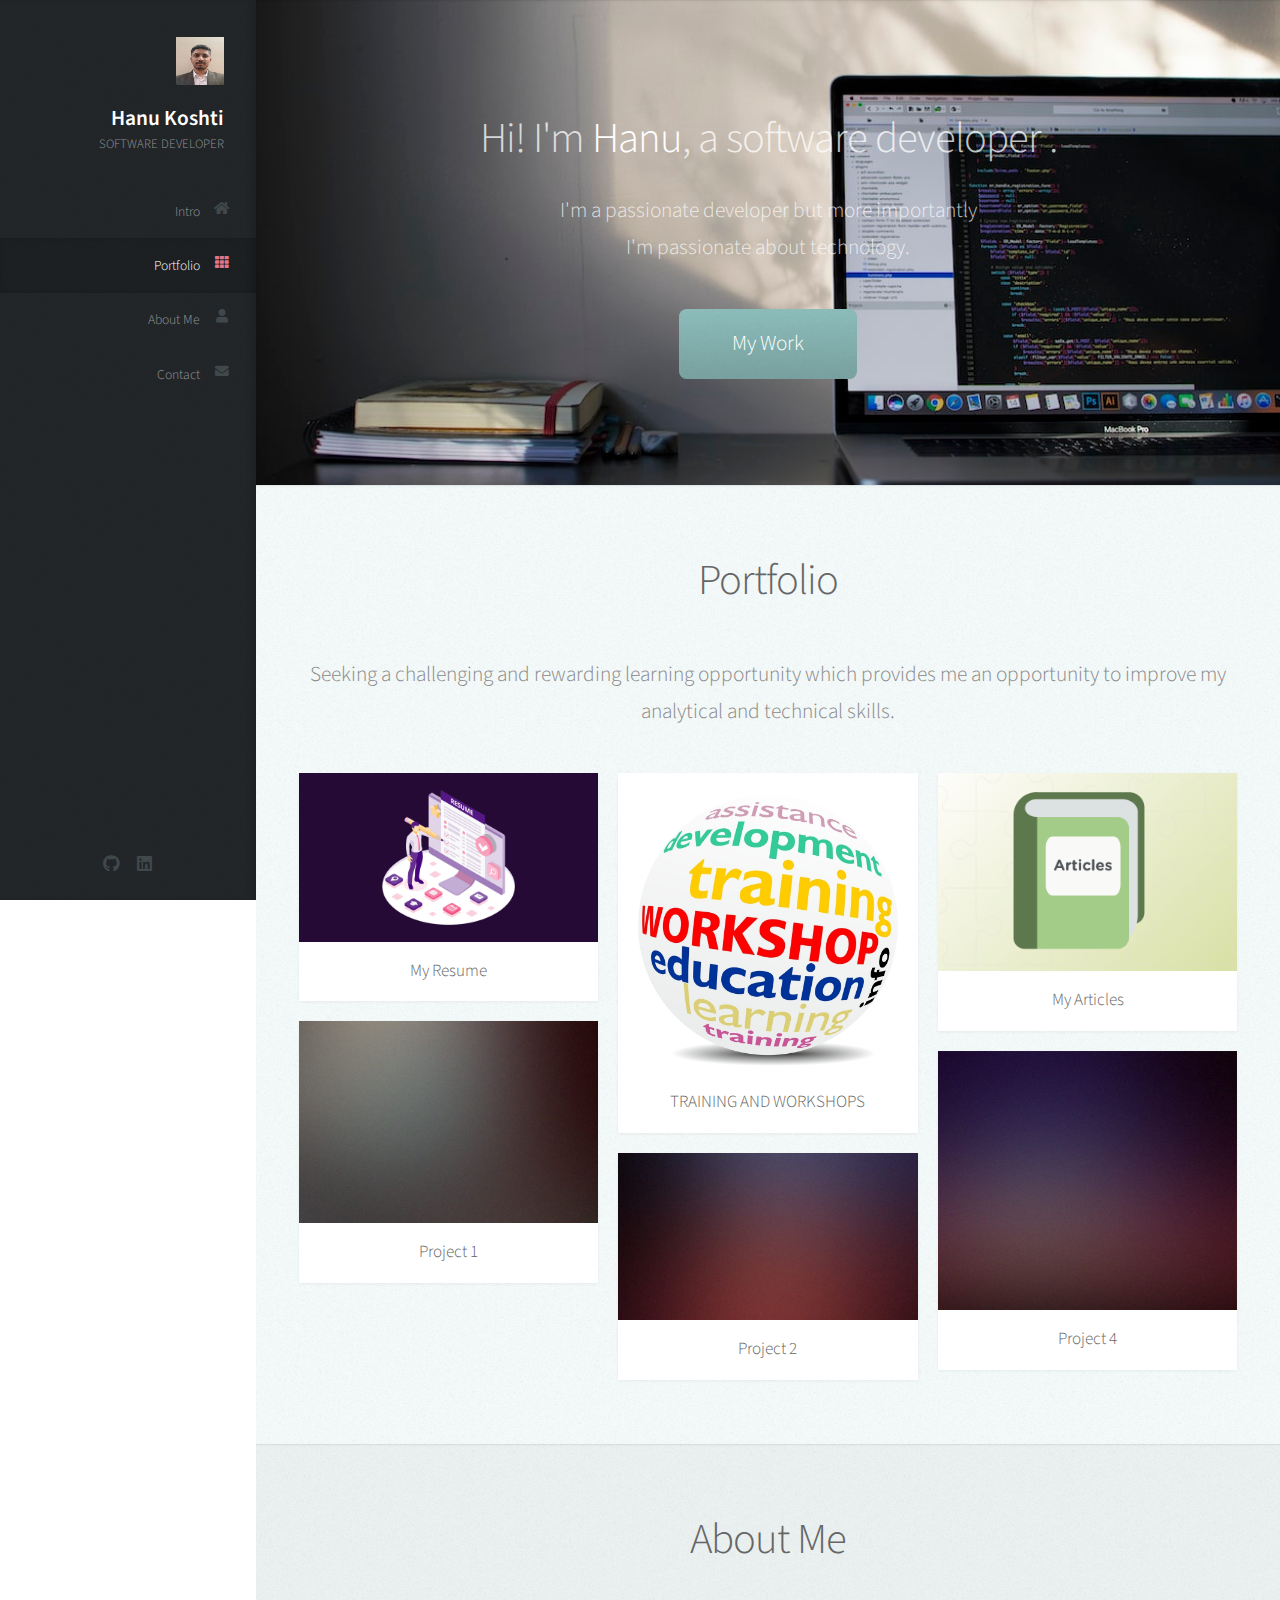
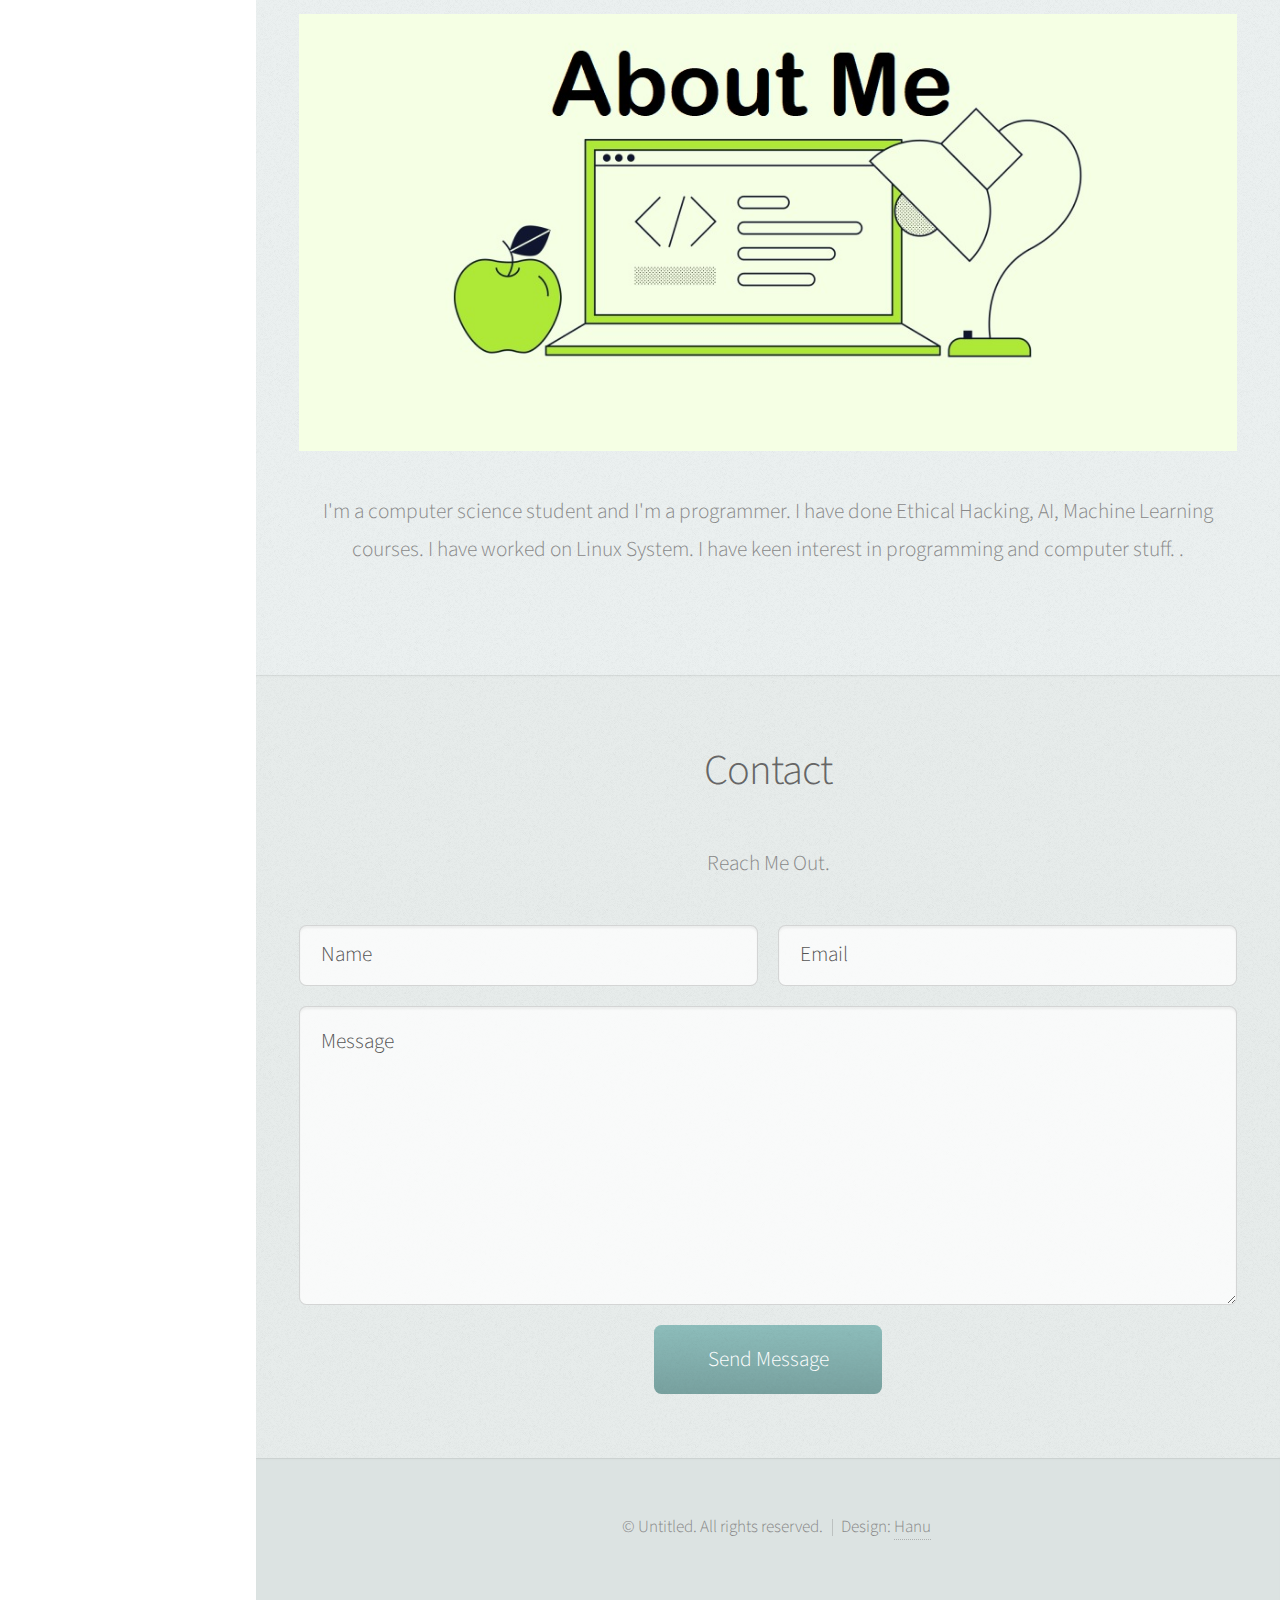
<file: index.html>
<!DOCTYPE HTML>

<html>
	<head>
		<link rel="Website Icon" type="png" href="images/h.png">
		<title>My Website</title>
		<meta charset="utf-8" />
		<meta name="viewport" content="width=device-width, initial-scale=1, user-scalable=no" />
		<meta http-equiv="Permissions-Policy" content="interest-cohort=()">
		<link rel="stylesheet" href="assets/css/main.css" />
	</head>
	<body class="is-preload">

		<!-- Header -->
			<div id="header">

				<div class="top">

					<!-- Logo -->
						<div id="logo">
							<span class="image avatar48"><img src="images/photo_hanu.jpg" alt="" /></span>
							<h1 id="title">Hanu Koshti</h1>
							<p>SOFTWARE DEVELOPER</p>
						</div>

					<!-- Nav -->
						<nav id="nav">
							<ul>
								<li><a href="#top" id="top-link"><span class="icon solid fa-home">Intro</span></a></li>
								<li><a href="#portfolio" id="portfolio-link"><span class="icon solid fa-th">Portfolio</span></a></li>
								<li><a href="#about" id="about-link"><span class="icon solid fa-user">About Me</span></a></li>
								<li><a href="#contact" id="contact-link"><span class="icon solid fa-envelope">Contact</span></a></li>
							</ul>
						</nav>

				</div>

				<div class="bottom">

					<!-- Social Icons -->
						<ul class="icons">
							<li><a href="https://github.com/HANU13" class="icon brands fa-github"><span class="label">Github</span></a></li>
							<li><a href="https://www.linkedin.com/in/hanu-koshti-3636511a0/" class="icon brands fa-linkedin"><span class="label">fa-linkedin</span></a></li>
						</ul>

				</div>

			</div>

		<!-- Main -->
			<div id="main">

				<!-- Intro -->
					<section id="top" class="one dark cover">
						<div class="container">

							<header>
								<h2 class="alt">Hi! I'm <strong>Hanu</strong>, a software developer .<br /></h2>
								<p>I'm a passionate developer but more importantly<br />
								I'm passionate about technology.</p>
							</header>

							<footer>
								<a href="#portfolio" class="button scrolly">My Work</a>
							</footer>

						</div>
					</section>

				<!-- Portfolio -->
					<section id="portfolio" class="two">
						<div class="container">

							<header>
								<h2>Portfolio</h2>
							</header>

							<p>Seeking a challenging and rewarding learning opportunity which provides 
							   me an opportunity to improve my analytical and technical skills.</p>

							<div class="row">
								<div class="col-4 col-12-mobile">
									<article class="item">
										<a href="resume.html" class="image fit"><img src="images/2.0.jpg" alt="" /></a>
										<header>
											<h3>My Resume</h3>
										</header>
									</article>
									<article class="item">
										<a href="#" class="image fit"><img src="images/pic03.jpg" alt="" /></a>
										<header>
											<h3>Project 1</h3>
										</header>
									</article>
								</div>
								<div class="col-4 col-12-mobile">
									<article class="item">
										<a href="tandw.html" class="image fit"><img src="images/3.jpg" alt="" /></a>
										<header>
											<h3>TRAINING AND WORKSHOPS</h3>
										</header>
									</article>
									<article class="item">
										<a href="#" class="image fit"><img src="images/pic05.jpg" alt="" /></a>
										<header>
											<h3>Project 2</h3>
										</header>
									</article>
								</div>
								<div class="col-4 col-12-mobile">
									<article class="item">
										<a href="article1.html" class="image fit"><img src="images/english-grammar.png" alt="" /></a>
										<header>
											<h3>My Articles</h3>
										</header>
									</article>
									<article class="item">
										<a href="#" class="image fit"><img src="images/pic07.jpg" alt="" /></a>
										<header>
											<h3>Project 4</h3>
										</header>
									</article>
								</div>
							</div>

						</div>
					</section>

				<!-- About Me -->
					<section id="about" class="three">
						<div class="container">

							<header>
								<h2>About Me</h2>
							</header>

							<a href="#" class="image featured"><img src="images/4.jpg" alt="" /></a>

							<p>I'm a computer science student and I'm a programmer. 
								I have done Ethical Hacking, AI, Machine Learning courses. 
								I have worked on Linux System. I have keen interest in programming and computer stuff. .</p>

						</div>
					</section>

				<!-- Contact -->
					<section id="contact" class="four">
						<div class="container">

							<header>
								<h2>Contact</h2>
							</header>

							<p>Reach Me Out.</p>

							<form method="POST" action="https://formspree.io/f/meqwnwnk">      
								<div class="row">
									<div class="col-6 col-12-mobile"><input type="text" name="name" placeholder="Name" /></div>
									<div class="col-6 col-12-mobile"><input type="text" name="email" placeholder="Email" /></div>
									<div class="col-12">
										<textarea name="message" placeholder="Message"></textarea>
									</div>
									<div class="col-12">
										<input type="submit" value="Send Message" />
									</div>
								</div>
							</form>

						</div>
						<!-- <script src="https://smtpjs.com/v3/smtp.js"></script>
						<script>
							function sendEmail(){
								Email.send({
									Host : "smtp.elasticemail.com",
									Username : "smartykoshti@gmail.com",
									Password : "2AD2BFF3CC0A5101E0CF655BCF9D42A8FA66",
									To : 'hanukoshti13@gmail.com',
									From : document.getElementById("email").value,
									Subject : "New Contact form enquiry",
									Body : "Name: " + document.getElementById("name").value
									    + "<br> Email: " + document.getElementById("email").value
										+ "<br> Message: " + document.getElementById("message").value
								}).then(
								message => alert("Message sent successfully")
								);
							}
						</script> -->
					</section>

			</div>

		<!-- Footer -->
			<div id="footer">

				<!-- Copyright -->
					<ul class="copyright">
						<li>&copy; Untitled. All rights reserved.</li><li>Design: <a href="#">Hanu</a></li>
					</ul>

			</div>

		<!-- Scripts -->
			<script src="assets/js/jquery.min.js"></script>
			<script src="assets/js/jquery.scrolly.min.js"></script>
			<script src="assets/js/jquery.scrollex.min.js"></script>
			<script src="assets/js/browser.min.js"></script>
			<script src="assets/js/breakpoints.min.js"></script>
			<script src="assets/js/util.js"></script>
			<script src="assets/js/main.js"></script>

	</body>
</html>
</file>
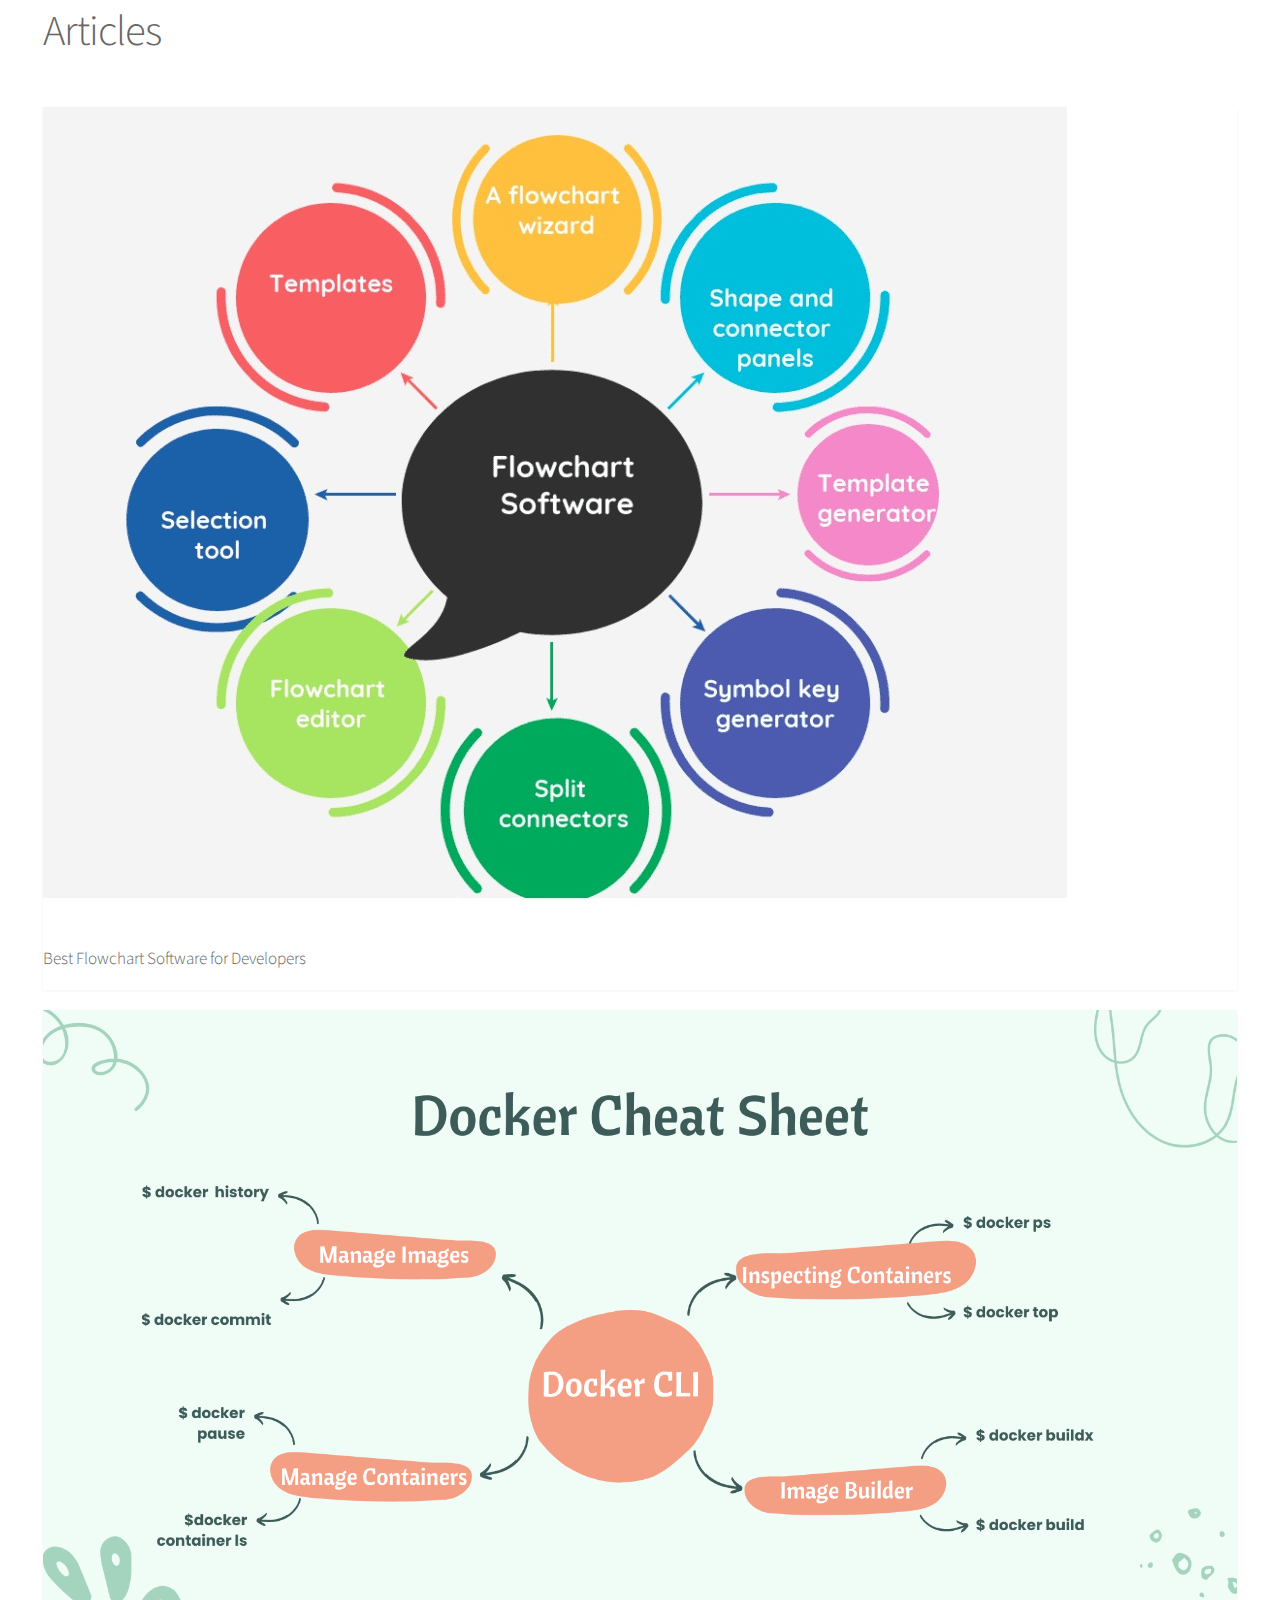
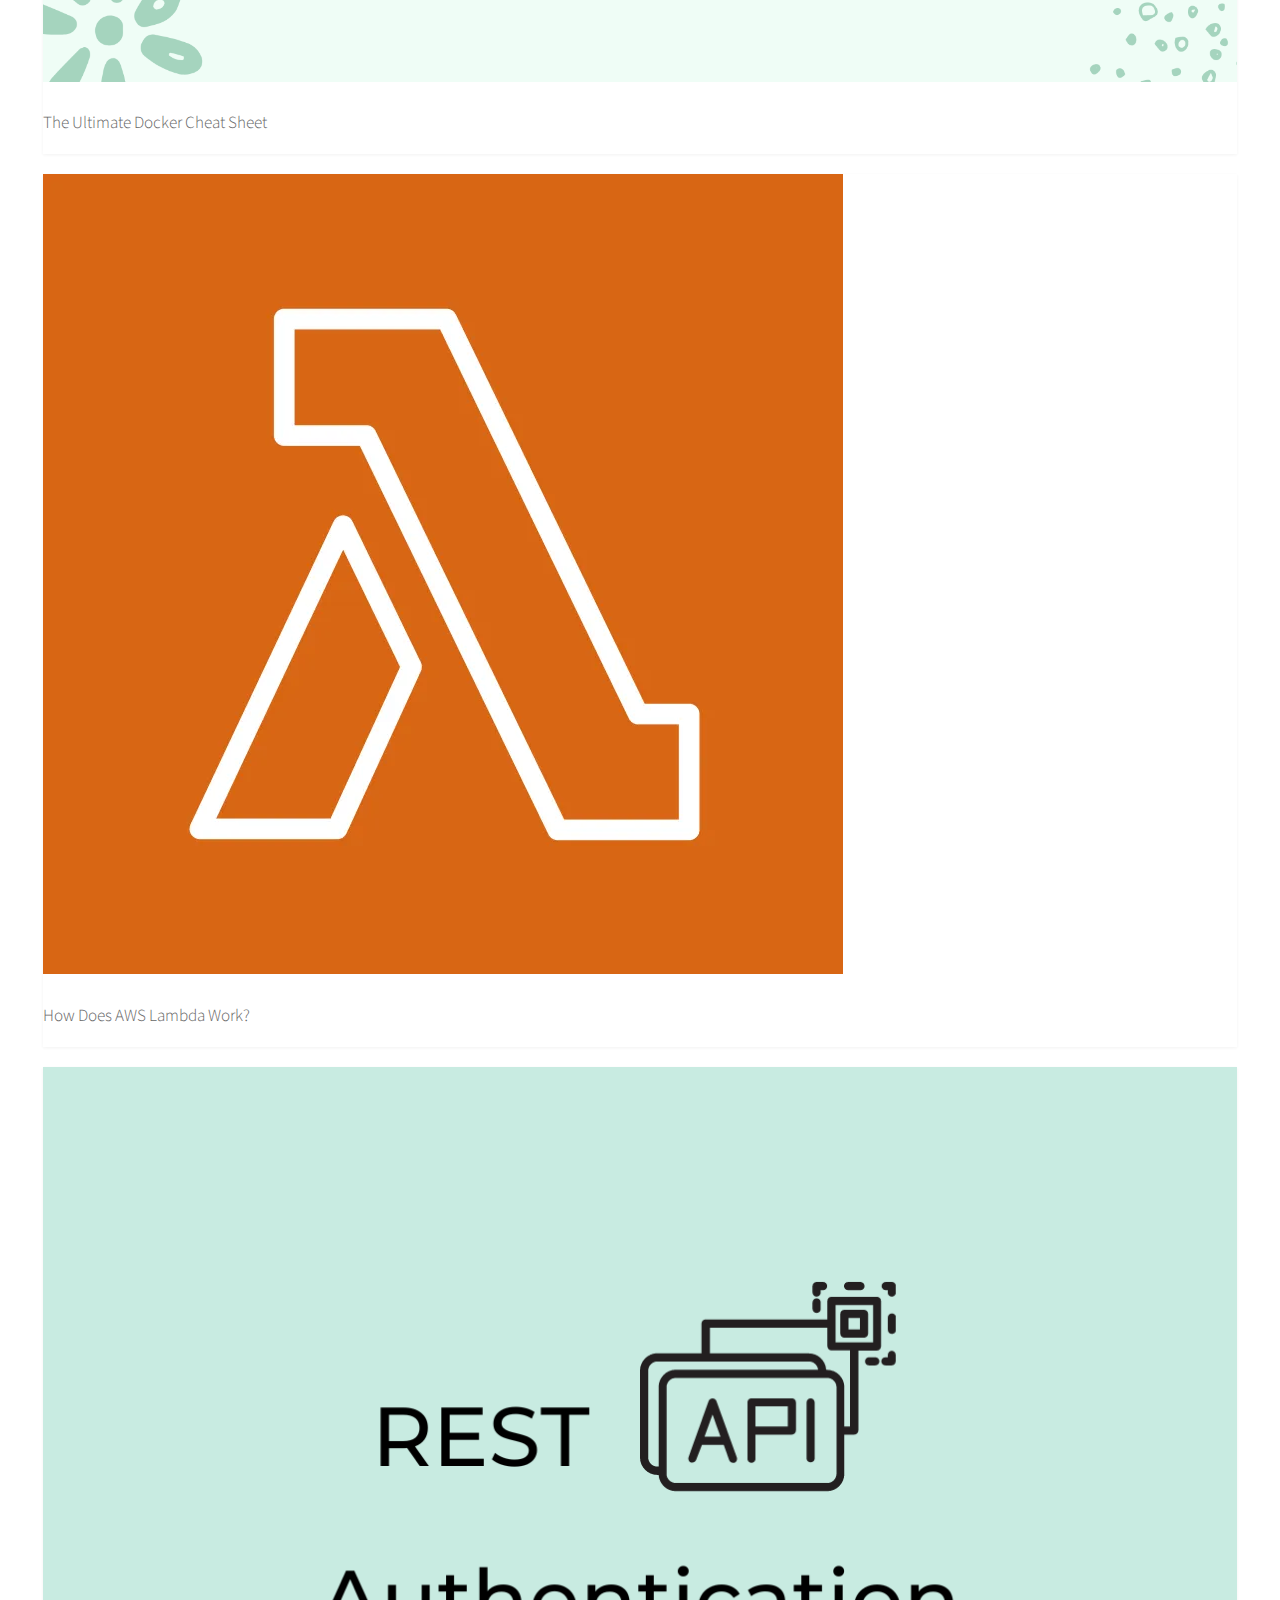
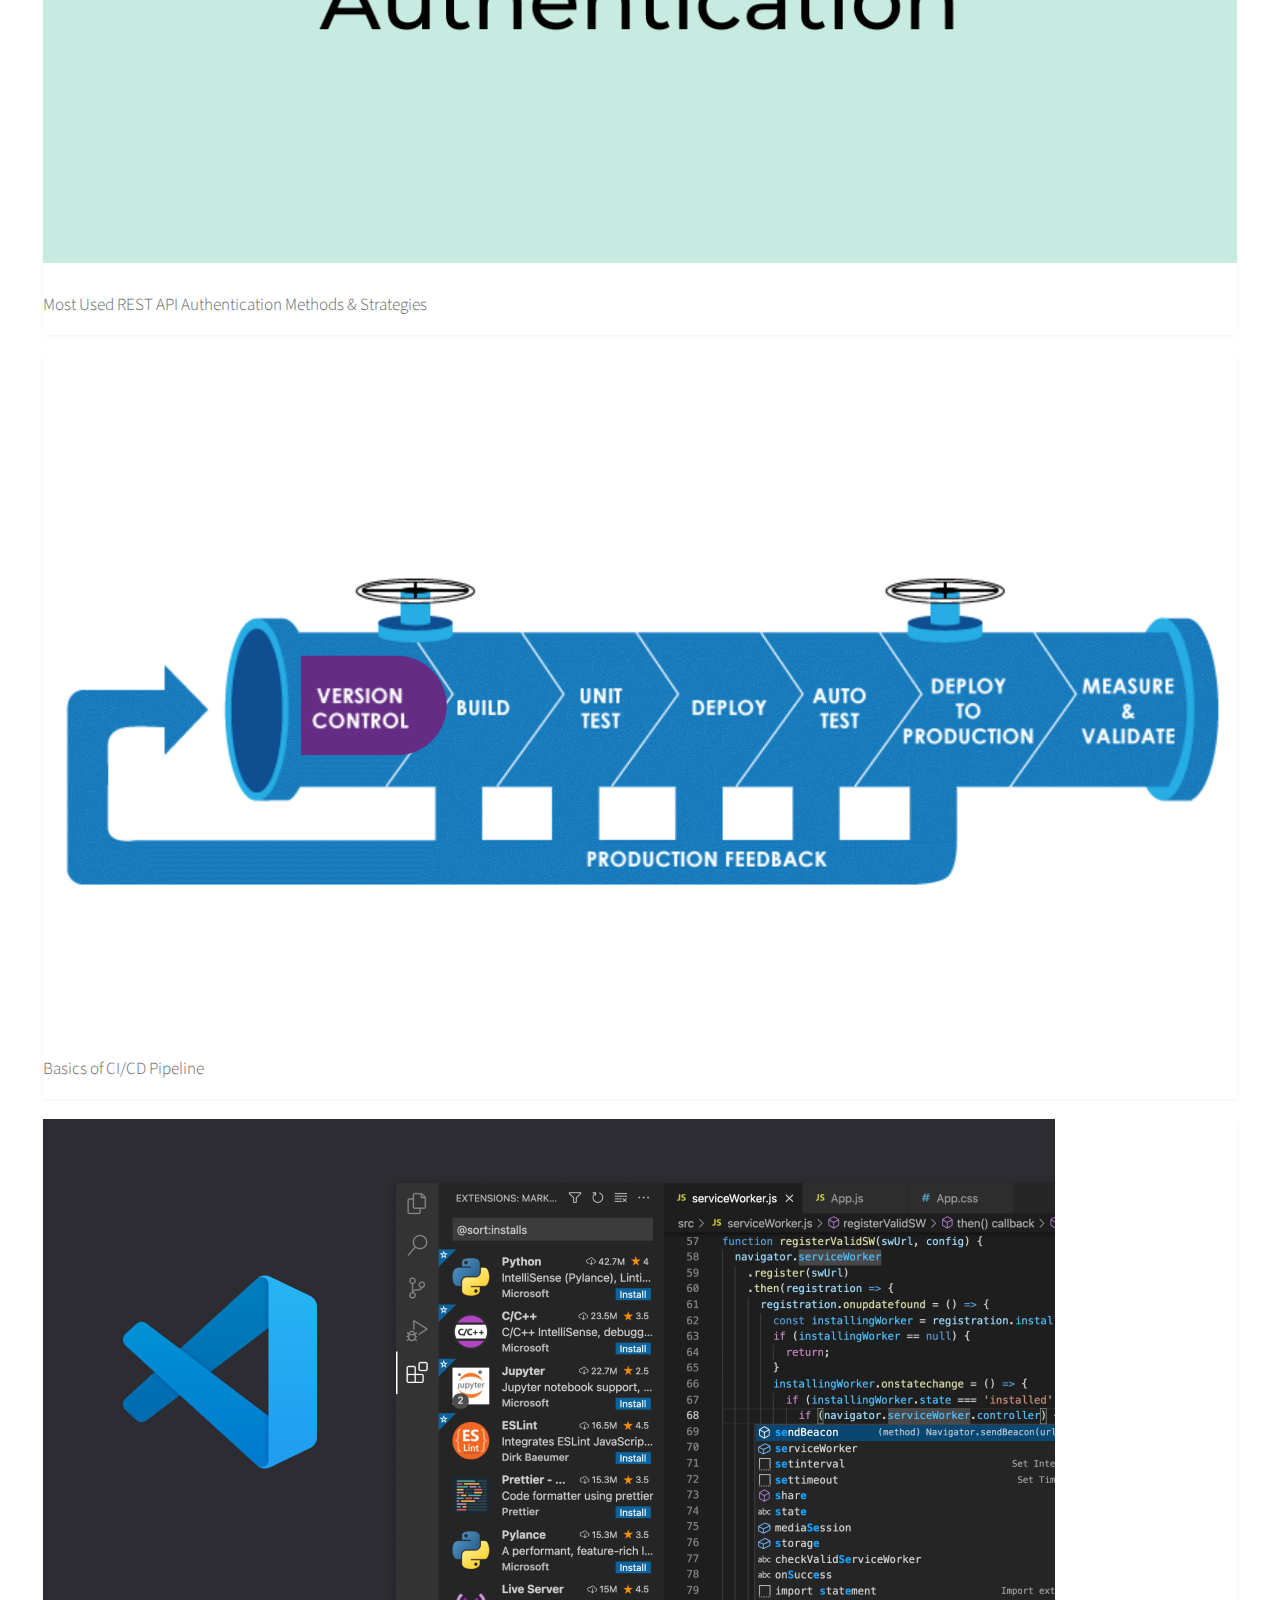
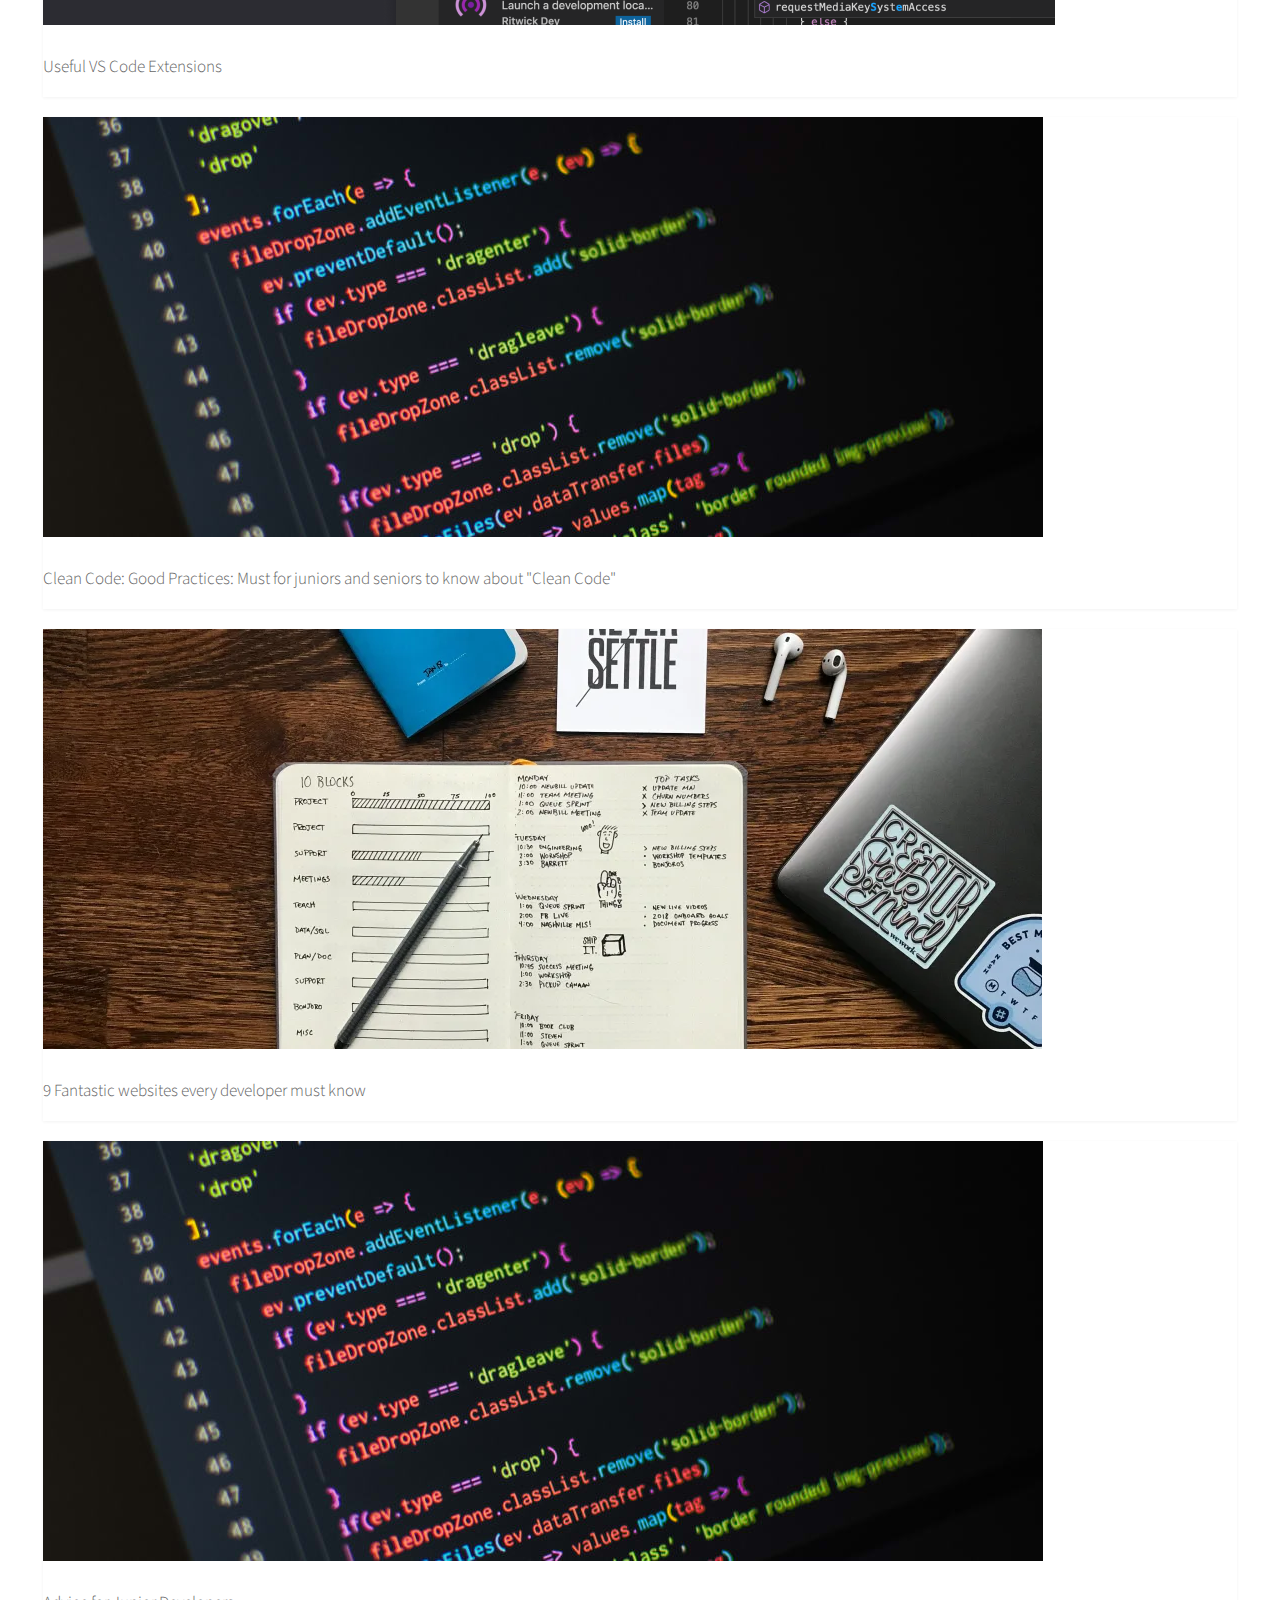
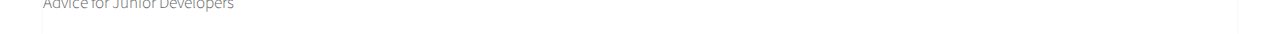
<file: article1.html>
<!DOCTYPE html>
<html>
  <head>
    <title>Article</title>
    <meta charset="utf-8" />
		<meta name="viewport" content="width=device-width, initial-scale=1, user-scalable=no" />
		<link rel="stylesheet" href="assets/css/main.css" />
  </head>
  <body>
    <div class="container">

      <header>
        <h2>Articles</h2>
      </header>
      <div class="col-4 col-12-mobile">
        <article class="item">
          <a href="https://www.linkedin.com/posts/hanu-koshti-3636511a0_design-developer-software-activity-7052166482847313920-R69P?utm_source=share&utm_medium=member_desktop" class="image chhota"><img src="images/flow.jpg" alt="" /></a>
          <header>
            <h3>Best Flowchart Software for Developers</h3>
          </header>
        </article>
        <article class="item">
          <a href="https://www.linkedin.com/posts/hanu-koshti-3636511a0_docker-cheatsheet-cli-activity-7053450376426962944-FXLN?utm_source=share&utm_medium=member_desktop" class="image chhota"><img src="images/docker.png" alt="" /></a>
          <header>
            <h3>The Ultimate Docker Cheat Sheet</h3>
          </header>
        </article>
        <article class="item">
          <a href="https://www.linkedin.com/posts/hanu-koshti-3636511a0_corejava-development-jobopportunities-activity-7061329688924684288-5078?utm_source=share&utm_medium=member_desktop" class="image chhota"><img src="images/aws.png" alt="" /></a>
          <header>
            <h3>How Does AWS Lambda Work?</h3>
          </header>
        </article>
        <article class="item">
          <a href="https://www.linkedin.com/posts/hanu-koshti-3636511a0_beginner-tutorial-restapi-activity-7051071135639044096-UVdz?utm_source=share&utm_medium=member_desktop" class="image chhota"><img src="images/rest-api-authentication.png" alt="" /></a>
          <header>
            <h3>Most Used REST API Authentication Methods & Strategies</h3>
          </header>
        </article>
        <article class="item">
          <a href="https://www.linkedin.com/posts/hanu-koshti-3636511a0_linkedin-pipeline-cicd-activity-7042039845770207232-ZuiM?utm_source=share&utm_medium=member_desktop" class="image chhota"><img src="images/1_1mYyliE8xO9v1xoAqmfHtA.gif" alt="" /></a>
          <header>
            <h3>Basics of CI/CD Pipeline</h3>
          </header>
        </article>
        <article class="item">
          <a href="https://www.linkedin.com/posts/hanu-koshti-3636511a0_vscode-javaprogramming-python-activity-7031317066708103169-Y2qc?utm_source=share&utm_medium=member_desktop" class="image chhota"><img src="images/vscodeext.png" alt="" /></a>
          <header>
            <h3>Useful VS Code Extensions</h3>
          </header>
        </article>
        <article class="item">
          <a href="https://www.linkedin.com/posts/hanu-koshti-3636511a0_developer-learning-coder-activity-7031309915088429058-8VfN?utm_source=share&utm_medium=member_desktop" class="image chhota"><img src="images/code.jpg" alt="" /></a>
          <header>
            <h3>Clean Code: Good Practices: Must for juniors and seniors to know about "Clean Code"</h3>
          </header>
        </article>
        <article class="item">
          <a href="https://www.linkedin.com/posts/hanu-koshti-3636511a0_work-developer-programming-activity-7023253091697242113-z8f5?utm_source=share&utm_medium=member_desktop" class="image chhota"><img src="images/web.png" alt="" /></a>
          <header>
            <h3>9 Fantastic websites every developer must know</h3>
          </header>
        </article>
        <article class="item">
          <a href="https://www.linkedin.com/posts/hanu-koshti-3636511a0_motivation-quality-pythonprogramming-activity-6994192408880009216-eDo3?utm_source=share&utm_medium=member_desktop" class="image chhota"><img src="images/code.jpg" alt="" /></a>
          <header>
            <h3>Advice for Junior Developers</h3>
          </header>
        </article>
      </div>
    </div>
  </body>
</html>
</file>
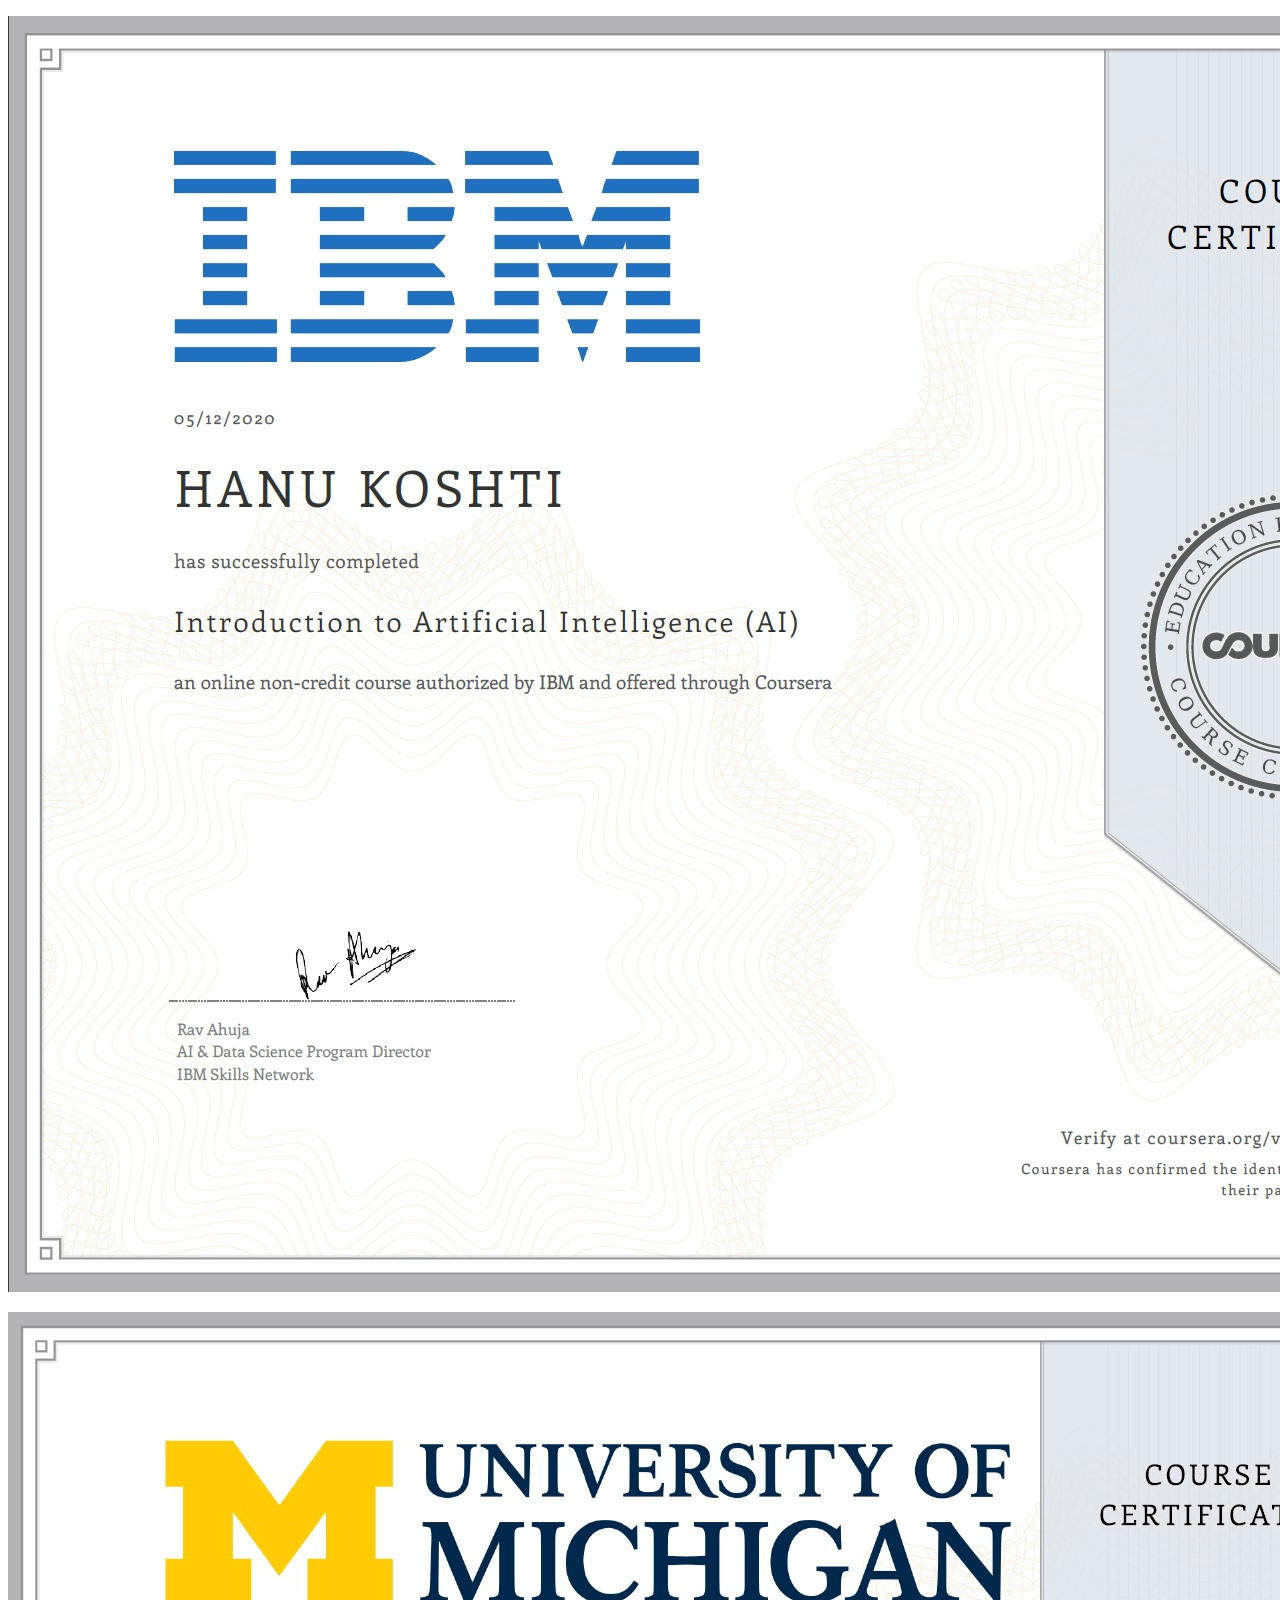
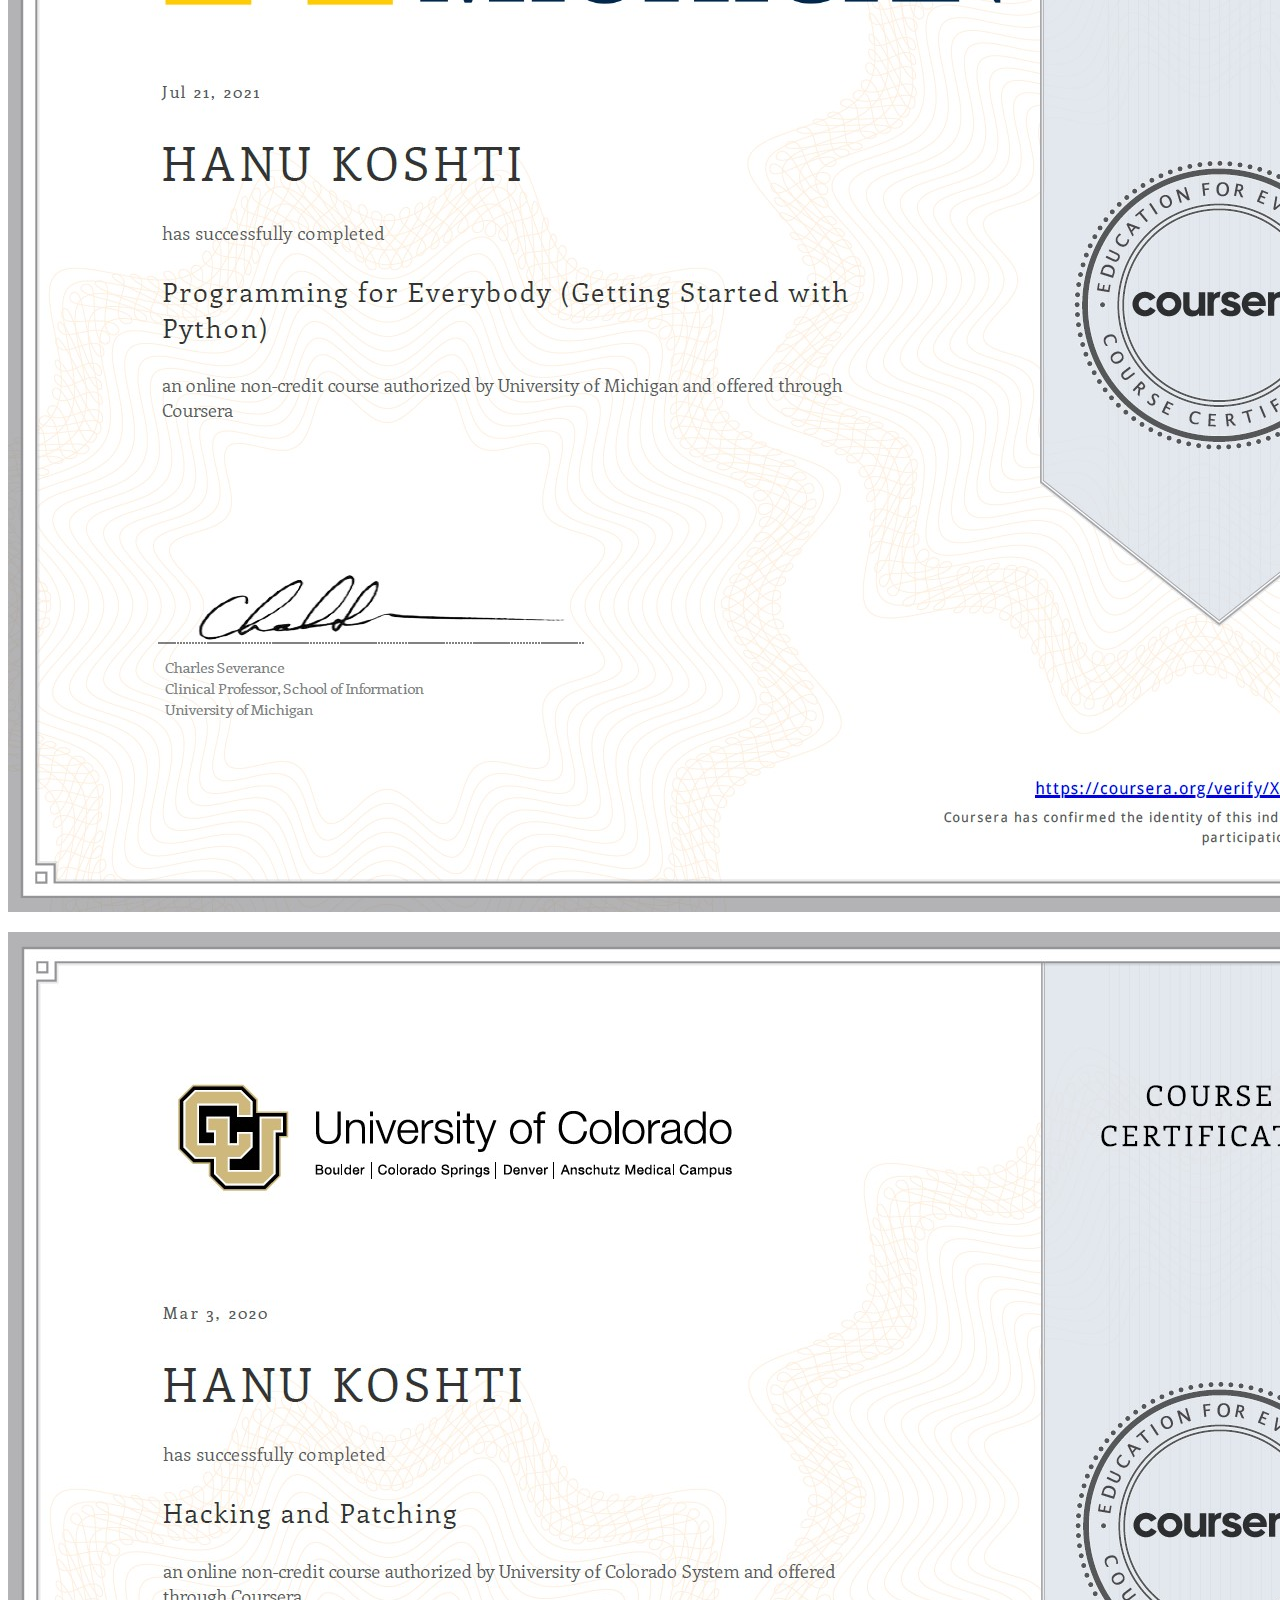
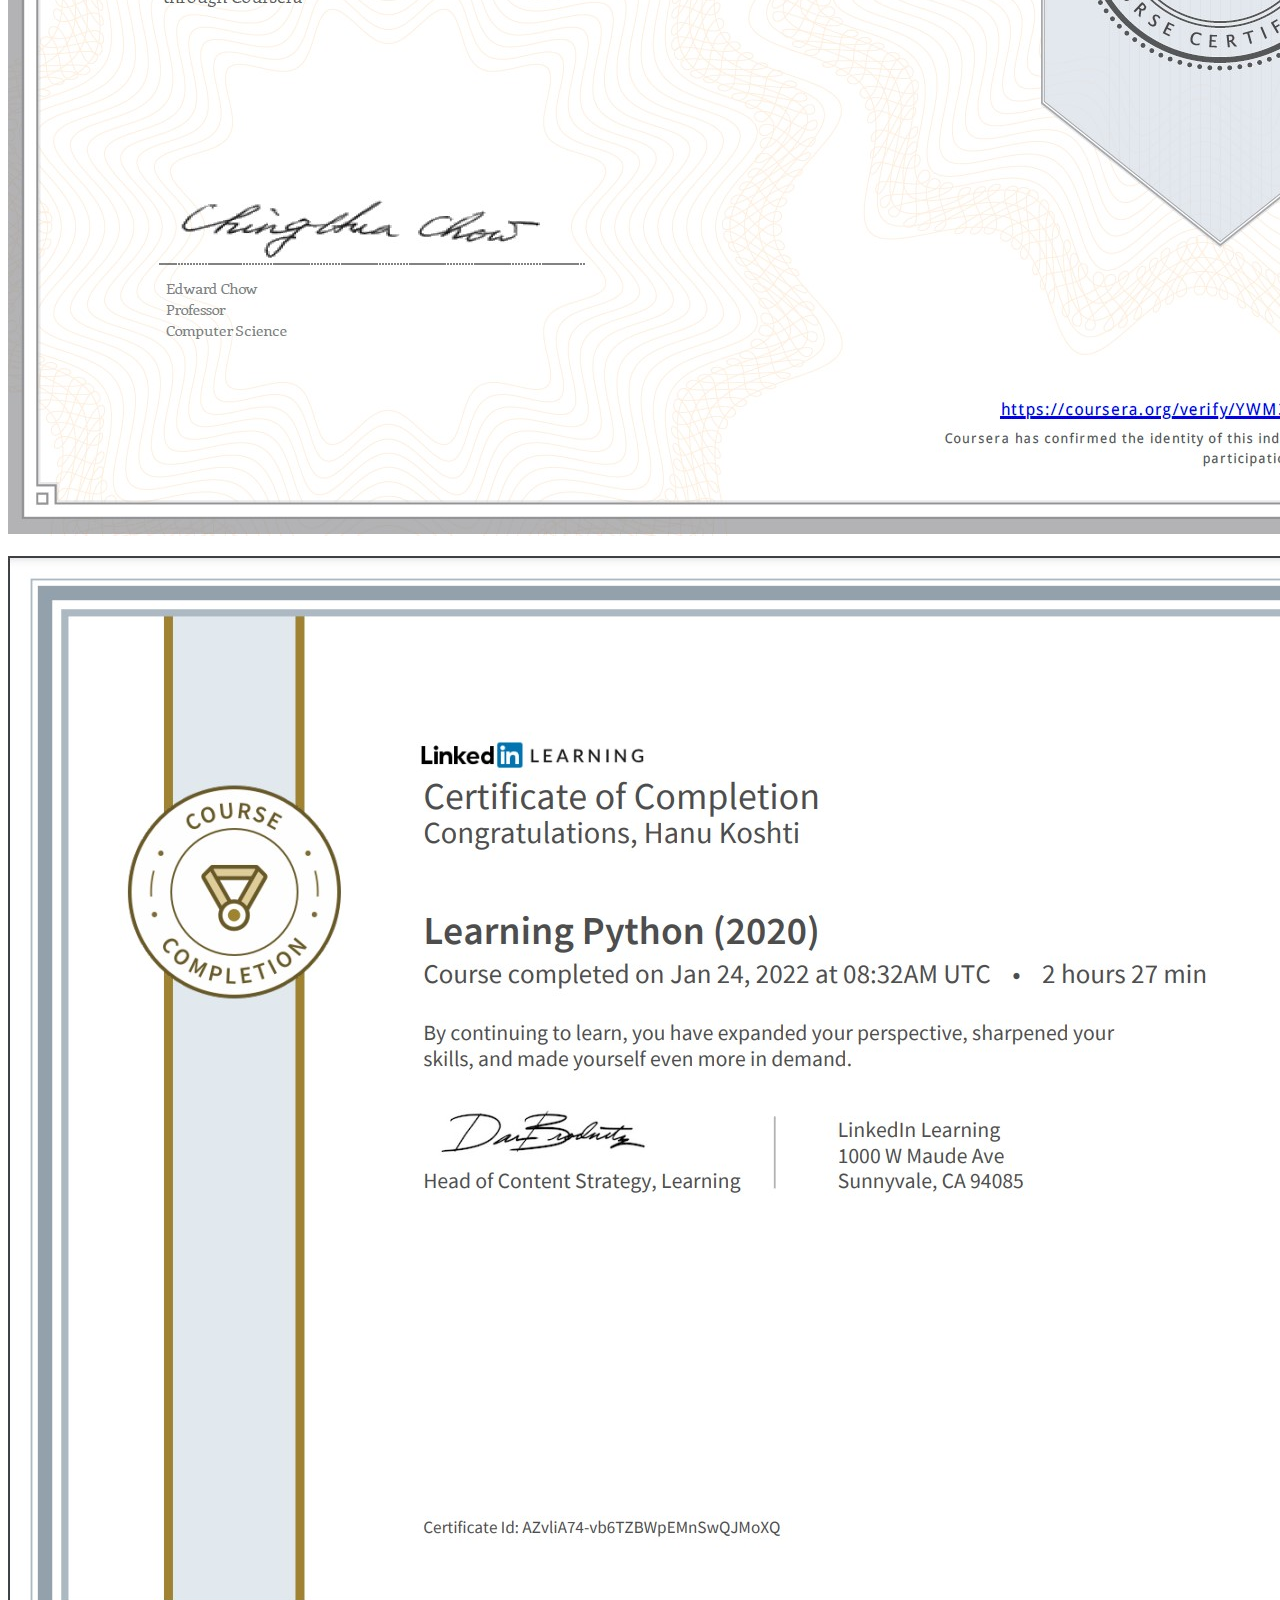
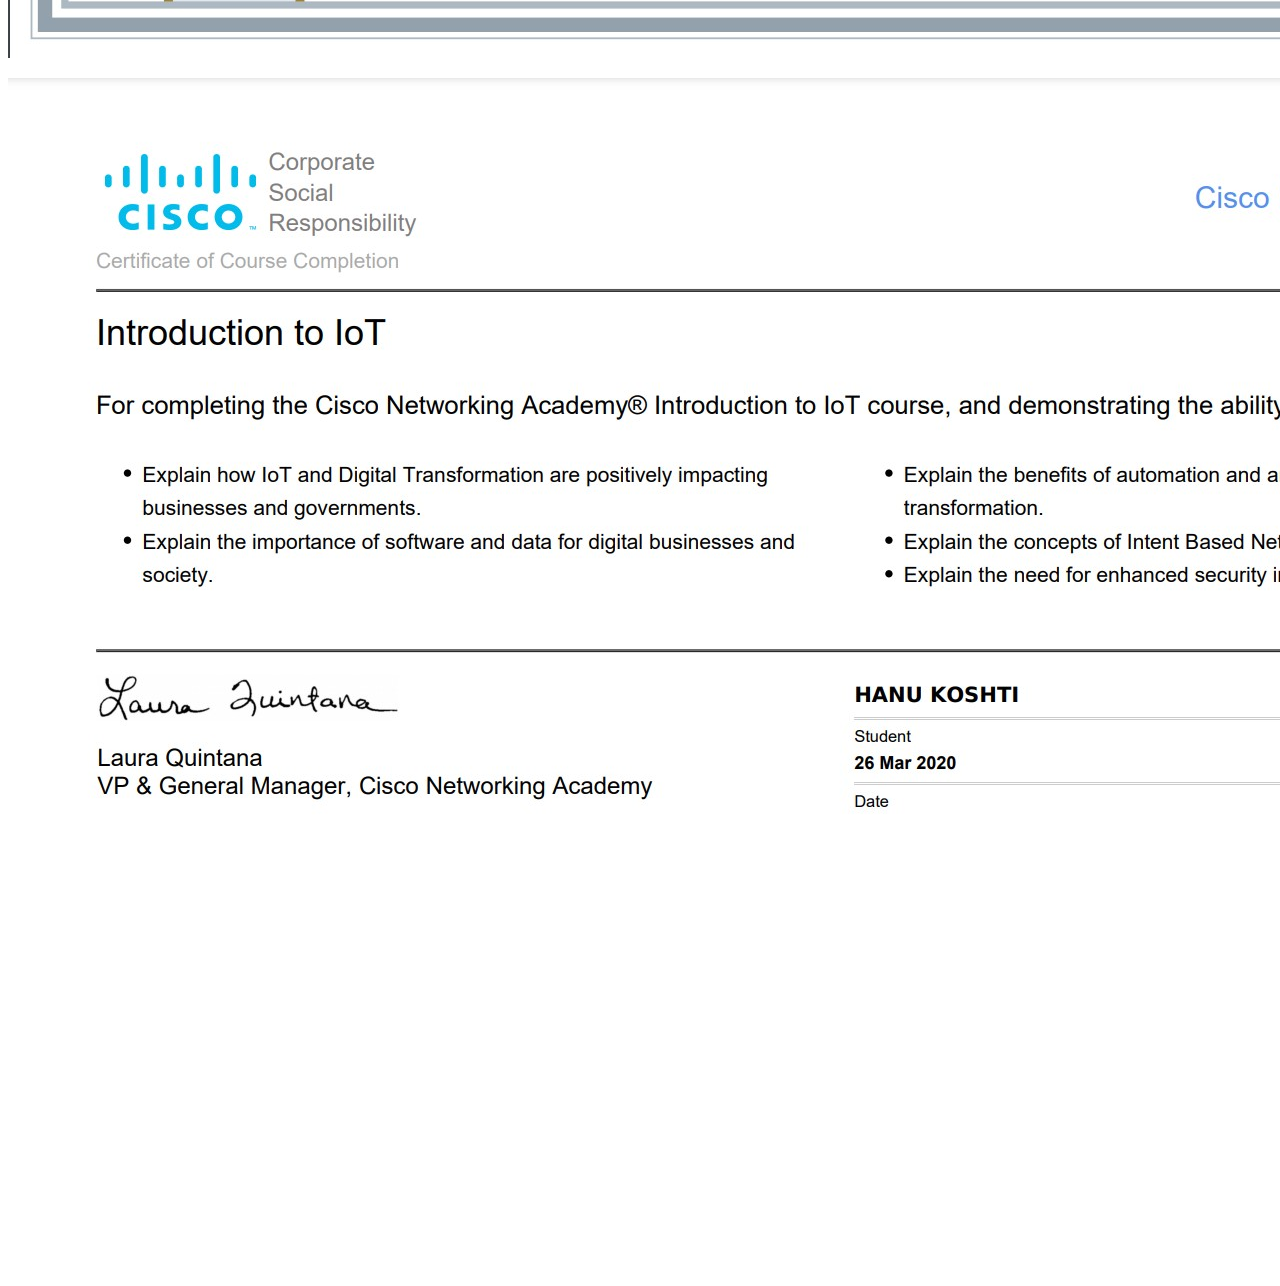
<file: tandw.html>
<!DOCTYPE html>
<html>
  <head>
    <title>RESUME</title>
  </head>
  <body>
    <p><img src="images/c1.jpg" alt="" /></p>
    <p><img src="images/c4.jpg" alt="" /></p>
    <p><img src="images/c3.jpg" alt="" /></p>
    <p><img src="images/c2.jpg" alt="" /></p>
    <p><img src="images/c5.jpg" alt="" /></p>
  </body>
</html>
</file>
<file: assets/css/main.css>
@import url("fontawesome-all.min.css");
@import url("https://fonts.googleapis.com/css?family=Source+Sans+Pro:300,300italic,400,600");

/*
	My Website
	Hanu Koshti
	Free for personal and commercial use under the CCA 3.0 license (html5up.net/license)
*/

html, body, div, span, applet, object,
iframe, h1, h2, h3, h4, h5, h6, p, blockquote,
pre, a, abbr, acronym, address, big, cite,
code, del, dfn, em, img, ins, kbd, q, s, samp,
small, strike, strong, sub, sup, tt, var, b,
u, i, center, dl, dt, dd, ol, ul, li, fieldset,
form, label, legend, table, caption, tbody,
tfoot, thead, tr, th, td, article, aside,
canvas, details, embed, figure, figcaption,
footer, header, hgroup, menu, nav, output, ruby,
section, summary, time, mark, audio, video {
	margin: 0;
	padding: 0;
	border: 0;
	font-size: 100%;
	font: inherit;
	vertical-align: baseline;}

article, aside, details, figcaption, figure,
footer, header, hgroup, menu, nav, section {
	display: block;}

body {
	line-height: 1;
}

ol, ul {
	list-style: none;
}

blockquote, q {
	quotes: none;
}

	blockquote:before, blockquote:after, q:before, q:after {
		content: '';
		content: none;
	}

table {
	border-collapse: collapse;
	border-spacing: 0;
}

body {
	-webkit-text-size-adjust: none;
}

mark {
	background-color: transparent;
	color: inherit;
}

input::-moz-focus-inner {
	border: 0;
	padding: 0;
}

input, select, textarea {
	-moz-appearance: none;
	-webkit-appearance: none;
	-ms-appearance: none;
	appearance: none;
}

/* Basic */

	html {
		box-sizing: border-box;
	}

	*, *:before, *:after {
		box-sizing: inherit;
	}

	body {
		background: #fff;
		font-family: 'Source Sans Pro', sans-serif;
		font-size: 19pt;
		font-weight: 300;
		line-height: 1.75em;
		color: #888;
	}

		body.is-preload *, body.is-preload *:before, body.is-preload *:after {
			-moz-animation: none !important;
			-webkit-animation: none !important;
			-ms-animation: none !important;
			animation: none !important;
			-moz-transition: none !important;
			-webkit-transition: none !important;
			-ms-transition: none !important;
			transition: none !important;
		}

	input, textarea, select {
		font-family: 'Source Sans Pro', sans-serif;
		font-size: 19pt;
		font-weight: 300;
		line-height: 1.75em;
		color: #888;
	}

	h1, h2, h3, h4, h5, h6 {
		font-weight: 300;
		color: #666;
		line-height: 1.5em;
	}

	h1 a, h2 a, h3 a, h4 a, h5 a, h6 a {
		color: inherit;
		text-decoration: none;
	}

		h1 a strong, h2 a strong, h3 a strong, h4 a strong, h5 a strong, h6 a strong {
			color: #333;
		}

	h2 {
		font-size: 2em;
		letter-spacing: -1px;
	}

		h2.alt {
			color: #888;
		}

			h2.alt strong {
				color: #666;
			}

	h3 {
		font-size: 1.5em;
	}

	header {
		margin: 0 0 2em 0;
	}

		header > p {
			margin: 1em 0 0 0;
		}

	footer {
		margin: 2em 0 0 0;
	}

	strong, b {
		font-weight: 300;
		color: #666;
	}

	em, i {
		font-style: italic;
	}

	a {
		text-decoration: none;
		color: inherit;
		border-bottom: dotted 1px rgba(128, 128, 128, 0.5);
		-moz-transition: color 0.35s ease-in-out, border-bottom-color 0.35s ease-in-out;
		-webkit-transition: color 0.35s ease-in-out, border-bottom-color 0.35s ease-in-out;
		-ms-transition: color 0.35s ease-in-out, border-bottom-color 0.35s ease-in-out;
		transition: color 0.35s ease-in-out, border-bottom-color 0.35s ease-in-out;
		outline: 0;
	}

		a:hover {
			color: #E27689;
			border-bottom-color: rgba(255, 255, 255, 0);
		}

	sub {
		position: relative;
		top: 0.5em;
		font-size: 0.8em;
	}

	sup {
		position: relative;
		top: -0.5em;
		font-size: 0.8em;
	}

	hr {
		border: 0;
		border-top: solid 1px #ddd;
	}

	blockquote {
		border-left: solid 0.5em #ddd;
		padding: 1em 0 1em 2em;
		font-style: italic;
	}

	p, ul, ol, dl, table {
		margin-bottom: 2em;
	}

	br.clear {
		clear: both;
	}

/* Container */

	.container {
		margin: 0 auto;
		max-width: 100%;
		width: 1400px;
	}

		@media screen and (min-width: 961px) and (max-width: 1880px) {

			.container {
				width: 1200px;
			}

		}

		@media screen and (min-width: 961px) and (max-width: 1620px) {

			.container {
				width: 960px;
			}

		}

		@media screen and (min-width: 961px) and (max-width: 1320px) {

			.container {
				width: 100%;
			}

		}

		@media screen and (max-width: 960px) {

			.container {
				width: 100%;
			}

		}

		@media screen and (max-width: 736px) {

			.container {
				width: 100%;
			}

		}

/* Row */

	.row {
		display: flex;
		flex-wrap: wrap;
		box-sizing: border-box;
		align-items: stretch;
	}

		.row > * {
			box-sizing: border-box;
		}

		.row.gtr-uniform > * > :last-child {
			margin-bottom: 0;
		}

		.row.aln-left {
			justify-content: flex-start;
		}

		.row.aln-center {
			justify-content: center;
		}

		.row.aln-right {
			justify-content: flex-end;
		}

		.row.aln-top {
			align-items: flex-start;
		}

		.row.aln-middle {
			align-items: center;
		}

		.row.aln-bottom {
			align-items: flex-end;
		}

		.row > .imp {
			order: -1;
		}

		.row > .col-1 {
			width: 8.33333%;
		}

		.row > .off-1 {
			margin-left: 8.33333%;
		}

		.row > .col-2 {
			width: 16.66667%;
		}

		.row > .off-2 {
			margin-left: 16.66667%;
		}

		.row > .col-3 {
			width: 25%;
		}

		.row > .off-3 {
			margin-left: 25%;
		}

		.row > .col-4 {
			width: 33.33333%;
		}

		.row > .off-4 {
			margin-left: 33.33333%;
		}

		.row > .col-5 {
			width: 41.66667%;
		}

		.row > .off-5 {
			margin-left: 41.66667%;
		}

		.row > .col-6 {
			width: 50%;
		}

		.row > .off-6 {
			margin-left: 50%;
		}

		.row > .col-7 {
			width: 58.33333%;
		}

		.row > .off-7 {
			margin-left: 58.33333%;
		}

		.row > .col-8 {
			width: 66.66667%;
		}

		.row > .off-8 {
			margin-left: 66.66667%;
		}

		.row > .col-9 {
			width: 75%;
		}

		.row > .off-9 {
			margin-left: 75%;
		}

		.row > .col-10 {
			width: 83.33333%;
		}

		.row > .off-10 {
			margin-left: 83.33333%;
		}

		.row > .col-11 {
			width: 91.66667%;
		}

		.row > .off-11 {
			margin-left: 91.66667%;
		}

		.row > .col-12 {
			width: 100%;
		}

		.row > .off-12 {
			margin-left: 100%;
		}

		.row.gtr-0 {
			margin-top: 0px;
			margin-left: 0px;
		}

			.row.gtr-0 > * {
				padding: 0px 0 0 0px;
			}

			.row.gtr-0.gtr-uniform {
				margin-top: 0px;
			}

				.row.gtr-0.gtr-uniform > * {
					padding-top: 0px;
				}

		.row.gtr-25 {
			margin-top: -10px;
			margin-left: -10px;
		}

			.row.gtr-25 > * {
				padding: 10px 0 0 10px;
			}

			.row.gtr-25.gtr-uniform {
				margin-top: -10px;
			}

				.row.gtr-25.gtr-uniform > * {
					padding-top: 10px;
				}

		.row.gtr-50 {
			margin-top: -20px;
			margin-left: -20px;
		}

			.row.gtr-50 > * {
				padding: 20px 0 0 20px;
			}

			.row.gtr-50.gtr-uniform {
				margin-top: -20px;
			}

				.row.gtr-50.gtr-uniform > * {
					padding-top: 20px;
				}

		.row {
			margin-top: -40px;
			margin-left: -40px;
		}

			.row > * {
				padding: 40px 0 0 40px;
			}

			.row.gtr-uniform {
				margin-top: -40px;
			}

				.row.gtr-uniform > * {
					padding-top: 40px;
				}

		.row.gtr-150 {
			margin-top: -60px;
			margin-left: -60px;
		}

			.row.gtr-150 > * {
				padding: 60px 0 0 60px;
			}

			.row.gtr-150.gtr-uniform {
				margin-top: -60px;
			}

				.row.gtr-150.gtr-uniform > * {
					padding-top: 60px;
				}

		.row.gtr-200 {
			margin-top: -80px;
			margin-left: -80px;
		}

			.row.gtr-200 > * {
				padding: 80px 0 0 80px;
			}

			.row.gtr-200.gtr-uniform {
				margin-top: -80px;
			}

				.row.gtr-200.gtr-uniform > * {
					padding-top: 80px;
				}

		@media screen and (min-width: 961px) and (max-width: 1880px) {

			.row {
				display: flex;
				flex-wrap: wrap;
				box-sizing: border-box;
				align-items: stretch;
			}

				.row > * {
					box-sizing: border-box;
				}

				.row.gtr-uniform > * > :last-child {
					margin-bottom: 0;
				}

				.row.aln-left {
					justify-content: flex-start;
				}

				.row.aln-center {
					justify-content: center;
				}

				.row.aln-right {
					justify-content: flex-end;
				}

				.row.aln-top {
					align-items: flex-start;
				}

				.row.aln-middle {
					align-items: center;
				}

				.row.aln-bottom {
					align-items: flex-end;
				}

				.row > .imp-wide {
					order: -1;
				}

				.row > .col-1-wide {
					width: 8.33333%;
				}

				.row > .off-1-wide {
					margin-left: 8.33333%;
				}

				.row > .col-2-wide {
					width: 16.66667%;
				}

				.row > .off-2-wide {
					margin-left: 16.66667%;
				}

				.row > .col-3-wide {
					width: 25%;
				}

				.row > .off-3-wide {
					margin-left: 25%;
				}

				.row > .col-4-wide {
					width: 33.33333%;
				}

				.row > .off-4-wide {
					margin-left: 33.33333%;
				}

				.row > .col-5-wide {
					width: 41.66667%;
				}

				.row > .off-5-wide {
					margin-left: 41.66667%;
				}

				.row > .col-6-wide {
					width: 50%;
				}

				.row > .off-6-wide {
					margin-left: 50%;
				}

				.row > .col-7-wide {
					width: 58.33333%;
				}

				.row > .off-7-wide {
					margin-left: 58.33333%;
				}

				.row > .col-8-wide {
					width: 66.66667%;
				}

				.row > .off-8-wide {
					margin-left: 66.66667%;
				}

				.row > .col-9-wide {
					width: 75%;
				}

				.row > .off-9-wide {
					margin-left: 75%;
				}

				.row > .col-10-wide {
					width: 83.33333%;
				}

				.row > .off-10-wide {
					margin-left: 83.33333%;
				}

				.row > .col-11-wide {
					width: 91.66667%;
				}

				.row > .off-11-wide {
					margin-left: 91.66667%;
				}

				.row > .col-12-wide {
					width: 100%;
				}

				.row > .off-12-wide {
					margin-left: 100%;
				}

				.row.gtr-0 {
					margin-top: 0px;
					margin-left: 0px;
				}

					.row.gtr-0 > * {
						padding: 0px 0 0 0px;
					}

					.row.gtr-0.gtr-uniform {
						margin-top: 0px;
					}

						.row.gtr-0.gtr-uniform > * {
							padding-top: 0px;
						}

				.row.gtr-25 {
					margin-top: -10px;
					margin-left: -10px;
				}

					.row.gtr-25 > * {
						padding: 10px 0 0 10px;
					}

					.row.gtr-25.gtr-uniform {
						margin-top: -10px;
					}

						.row.gtr-25.gtr-uniform > * {
							padding-top: 10px;
						}

				.row.gtr-50 {
					margin-top: -20px;
					margin-left: -20px;
				}

					.row.gtr-50 > * {
						padding: 20px 0 0 20px;
					}

					.row.gtr-50.gtr-uniform {
						margin-top: -20px;
					}

						.row.gtr-50.gtr-uniform > * {
							padding-top: 20px;
						}

				.row {
					margin-top: -40px;
					margin-left: -40px;
				}

					.row > * {
						padding: 40px 0 0 40px;
					}

					.row.gtr-uniform {
						margin-top: -40px;
					}

						.row.gtr-uniform > * {
							padding-top: 40px;
						}

				.row.gtr-150 {
					margin-top: -60px;
					margin-left: -60px;
				}

					.row.gtr-150 > * {
						padding: 60px 0 0 60px;
					}

					.row.gtr-150.gtr-uniform {
						margin-top: -60px;
					}

						.row.gtr-150.gtr-uniform > * {
							padding-top: 60px;
						}

				.row.gtr-200 {
					margin-top: -80px;
					margin-left: -80px;
				}

					.row.gtr-200 > * {
						padding: 80px 0 0 80px;
					}

					.row.gtr-200.gtr-uniform {
						margin-top: -80px;
					}

						.row.gtr-200.gtr-uniform > * {
							padding-top: 80px;
						}

		}

		@media screen and (min-width: 961px) and (max-width: 1620px) {

			.row {
				display: flex;
				flex-wrap: wrap;
				box-sizing: border-box;
				align-items: stretch;
			}

				.row > * {
					box-sizing: border-box;
				}

				.row.gtr-uniform > * > :last-child {
					margin-bottom: 0;
				}

				.row.aln-left {
					justify-content: flex-start;
				}

				.row.aln-center {
					justify-content: center;
				}

				.row.aln-right {
					justify-content: flex-end;
				}

				.row.aln-top {
					align-items: flex-start;
				}

				.row.aln-middle {
					align-items: center;
				}

				.row.aln-bottom {
					align-items: flex-end;
				}

				.row > .imp-normal {
					order: -1;
				}

				.row > .col-1-normal {
					width: 8.33333%;
				}

				.row > .off-1-normal {
					margin-left: 8.33333%;
				}

				.row > .col-2-normal {
					width: 16.66667%;
				}

				.row > .off-2-normal {
					margin-left: 16.66667%;
				}

				.row > .col-3-normal {
					width: 25%;
				}

				.row > .off-3-normal {
					margin-left: 25%;
				}

				.row > .col-4-normal {
					width: 33.33333%;
				}

				.row > .off-4-normal {
					margin-left: 33.33333%;
				}

				.row > .col-5-normal {
					width: 41.66667%;
				}

				.row > .off-5-normal {
					margin-left: 41.66667%;
				}

				.row > .col-6-normal {
					width: 50%;
				}

				.row > .off-6-normal {
					margin-left: 50%;
				}

				.row > .col-7-normal {
					width: 58.33333%;
				}

				.row > .off-7-normal {
					margin-left: 58.33333%;
				}

				.row > .col-8-normal {
					width: 66.66667%;
				}

				.row > .off-8-normal {
					margin-left: 66.66667%;
				}

				.row > .col-9-normal {
					width: 75%;
				}

				.row > .off-9-normal {
					margin-left: 75%;
				}

				.row > .col-10-normal {
					width: 83.33333%;
				}

				.row > .off-10-normal {
					margin-left: 83.33333%;
				}

				.row > .col-11-normal {
					width: 91.66667%;
				}

				.row > .off-11-normal {
					margin-left: 91.66667%;
				}

				.row > .col-12-normal {
					width: 100%;
				}

				.row > .off-12-normal {
					margin-left: 100%;
				}

				.row.gtr-0 {
					margin-top: 0px;
					margin-left: 0px;
				}

					.row.gtr-0 > * {
						padding: 0px 0 0 0px;
					}

					.row.gtr-0.gtr-uniform {
						margin-top: 0px;
					}

						.row.gtr-0.gtr-uniform > * {
							padding-top: 0px;
						}

				.row.gtr-25 {
					margin-top: -10px;
					margin-left: -10px;
				}

					.row.gtr-25 > * {
						padding: 10px 0 0 10px;
					}

					.row.gtr-25.gtr-uniform {
						margin-top: -10px;
					}

						.row.gtr-25.gtr-uniform > * {
							padding-top: 10px;
						}

				.row.gtr-50 {
					margin-top: -20px;
					margin-left: -20px;
				}

					.row.gtr-50 > * {
						padding: 20px 0 0 20px;
					}

					.row.gtr-50.gtr-uniform {
						margin-top: -20px;
					}

						.row.gtr-50.gtr-uniform > * {
							padding-top: 20px;
						}

				.row {
					margin-top: -40px;
					margin-left: -40px;
				}

					.row > * {
						padding: 40px 0 0 40px;
					}

					.row.gtr-uniform {
						margin-top: -40px;
					}

						.row.gtr-uniform > * {
							padding-top: 40px;
						}

				.row.gtr-150 {
					margin-top: -60px;
					margin-left: -60px;
				}

					.row.gtr-150 > * {
						padding: 60px 0 0 60px;
					}

					.row.gtr-150.gtr-uniform {
						margin-top: -60px;
					}

						.row.gtr-150.gtr-uniform > * {
							padding-top: 60px;
						}

				.row.gtr-200 {
					margin-top: -80px;
					margin-left: -80px;
				}

					.row.gtr-200 > * {
						padding: 80px 0 0 80px;
					}

					.row.gtr-200.gtr-uniform {
						margin-top: -80px;
					}

						.row.gtr-200.gtr-uniform > * {
							padding-top: 80px;
						}

		}

		@media screen and (min-width: 961px) and (max-width: 1320px) {

			.row {
				display: flex;
				flex-wrap: wrap;
				box-sizing: border-box;
				align-items: stretch;
			}

				.row > * {
					box-sizing: border-box;
				}

				.row.gtr-uniform > * > :last-child {
					margin-bottom: 0;
				}

				.row.aln-left {
					justify-content: flex-start;
				}

				.row.aln-center {
					justify-content: center;
				}

				.row.aln-right {
					justify-content: flex-end;
				}

				.row.aln-top {
					align-items: flex-start;
				}

				.row.aln-middle {
					align-items: center;
				}

				.row.aln-bottom {
					align-items: flex-end;
				}

				.row > .imp-narrow {
					order: -1;
				}

				.row > .col-1-narrow {
					width: 8.33333%;
				}

				.row > .off-1-narrow {
					margin-left: 8.33333%;
				}

				.row > .col-2-narrow {
					width: 16.66667%;
				}

				.row > .off-2-narrow {
					margin-left: 16.66667%;
				}

				.row > .col-3-narrow {
					width: 25%;
				}

				.row > .off-3-narrow {
					margin-left: 25%;
				}

				.row > .col-4-narrow {
					width: 33.33333%;
				}

				.row > .off-4-narrow {
					margin-left: 33.33333%;
				}

				.row > .col-5-narrow {
					width: 41.66667%;
				}

				.row > .off-5-narrow {
					margin-left: 41.66667%;
				}

				.row > .col-6-narrow {
					width: 50%;
				}

				.row > .off-6-narrow {
					margin-left: 50%;
				}

				.row > .col-7-narrow {
					width: 58.33333%;
				}

				.row > .off-7-narrow {
					margin-left: 58.33333%;
				}

				.row > .col-8-narrow {
					width: 66.66667%;
				}

				.row > .off-8-narrow {
					margin-left: 66.66667%;
				}

				.row > .col-9-narrow {
					width: 75%;
				}

				.row > .off-9-narrow {
					margin-left: 75%;
				}

				.row > .col-10-narrow {
					width: 83.33333%;
				}

				.row > .off-10-narrow {
					margin-left: 83.33333%;
				}

				.row > .col-11-narrow {
					width: 91.66667%;
				}

				.row > .off-11-narrow {
					margin-left: 91.66667%;
				}

				.row > .col-12-narrow {
					width: 100%;
				}

				.row > .off-12-narrow {
					margin-left: 100%;
				}

				.row.gtr-0 {
					margin-top: 0px;
					margin-left: 0px;
				}

					.row.gtr-0 > * {
						padding: 0px 0 0 0px;
					}

					.row.gtr-0.gtr-uniform {
						margin-top: 0px;
					}

						.row.gtr-0.gtr-uniform > * {
							padding-top: 0px;
						}

				.row.gtr-25 {
					margin-top: -5px;
					margin-left: -5px;
				}

					.row.gtr-25 > * {
						padding: 5px 0 0 5px;
					}

					.row.gtr-25.gtr-uniform {
						margin-top: -5px;
					}

						.row.gtr-25.gtr-uniform > * {
							padding-top: 5px;
						}

				.row.gtr-50 {
					margin-top: -10px;
					margin-left: -10px;
				}

					.row.gtr-50 > * {
						padding: 10px 0 0 10px;
					}

					.row.gtr-50.gtr-uniform {
						margin-top: -10px;
					}

						.row.gtr-50.gtr-uniform > * {
							padding-top: 10px;
						}

				.row {
					margin-top: -20px;
					margin-left: -20px;
				}

					.row > * {
						padding: 20px 0 0 20px;
					}

					.row.gtr-uniform {
						margin-top: -20px;
					}

						.row.gtr-uniform > * {
							padding-top: 20px;
						}

				.row.gtr-150 {
					margin-top: -30px;
					margin-left: -30px;
				}

					.row.gtr-150 > * {
						padding: 30px 0 0 30px;
					}

					.row.gtr-150.gtr-uniform {
						margin-top: -30px;
					}

						.row.gtr-150.gtr-uniform > * {
							padding-top: 30px;
						}

				.row.gtr-200 {
					margin-top: -40px;
					margin-left: -40px;
				}

					.row.gtr-200 > * {
						padding: 40px 0 0 40px;
					}

					.row.gtr-200.gtr-uniform {
						margin-top: -40px;
					}

						.row.gtr-200.gtr-uniform > * {
							padding-top: 40px;
						}

		}

		@media screen and (max-width: 960px) {

			.row {
				display: flex;
				flex-wrap: wrap;
				box-sizing: border-box;
				align-items: stretch;
			}

				.row > * {
					box-sizing: border-box;
				}

				.row.gtr-uniform > * > :last-child {
					margin-bottom: 0;
				}

				.row.aln-left {
					justify-content: flex-start;
				}

				.row.aln-center {
					justify-content: center;
				}

				.row.aln-right {
					justify-content: flex-end;
				}

				.row.aln-top {
					align-items: flex-start;
				}

				.row.aln-middle {
					align-items: center;
				}

				.row.aln-bottom {
					align-items: flex-end;
				}

				.row > .imp-narrower {
					order: -1;
				}

				.row > .col-1-narrower {
					width: 8.33333%;
				}

				.row > .off-1-narrower {
					margin-left: 8.33333%;
				}

				.row > .col-2-narrower {
					width: 16.66667%;
				}

				.row > .off-2-narrower {
					margin-left: 16.66667%;
				}

				.row > .col-3-narrower {
					width: 25%;
				}

				.row > .off-3-narrower {
					margin-left: 25%;
				}

				.row > .col-4-narrower {
					width: 33.33333%;
				}

				.row > .off-4-narrower {
					margin-left: 33.33333%;
				}

				.row > .col-5-narrower {
					width: 41.66667%;
				}

				.row > .off-5-narrower {
					margin-left: 41.66667%;
				}

				.row > .col-6-narrower {
					width: 50%;
				}

				.row > .off-6-narrower {
					margin-left: 50%;
				}

				.row > .col-7-narrower {
					width: 58.33333%;
				}

				.row > .off-7-narrower {
					margin-left: 58.33333%;
				}

				.row > .col-8-narrower {
					width: 66.66667%;
				}

				.row > .off-8-narrower {
					margin-left: 66.66667%;
				}

				.row > .col-9-narrower {
					width: 75%;
				}

				.row > .off-9-narrower {
					margin-left: 75%;
				}

				.row > .col-10-narrower {
					width: 83.33333%;
				}

				.row > .off-10-narrower {
					margin-left: 83.33333%;
				}

				.row > .col-11-narrower {
					width: 91.66667%;
				}

				.row > .off-11-narrower {
					margin-left: 91.66667%;
				}

				.row > .col-12-narrower {
					width: 100%;
				}

				.row > .off-12-narrower {
					margin-left: 100%;
				}

				.row.gtr-0 {
					margin-top: 0px;
					margin-left: 0px;
				}

					.row.gtr-0 > * {
						padding: 0px 0 0 0px;
					}

					.row.gtr-0.gtr-uniform {
						margin-top: 0px;
					}

						.row.gtr-0.gtr-uniform > * {
							padding-top: 0px;
						}

				.row.gtr-25 {
					margin-top: -5px;
					margin-left: -5px;
				}

					.row.gtr-25 > * {
						padding: 5px 0 0 5px;
					}

					.row.gtr-25.gtr-uniform {
						margin-top: -5px;
					}

						.row.gtr-25.gtr-uniform > * {
							padding-top: 5px;
						}

				.row.gtr-50 {
					margin-top: -10px;
					margin-left: -10px;
				}

					.row.gtr-50 > * {
						padding: 10px 0 0 10px;
					}

					.row.gtr-50.gtr-uniform {
						margin-top: -10px;
					}

						.row.gtr-50.gtr-uniform > * {
							padding-top: 10px;
						}

				.row {
					margin-top: -20px;
					margin-left: -20px;
				}

					.row > * {
						padding: 20px 0 0 20px;
					}

					.row.gtr-uniform {
						margin-top: -20px;
					}

						.row.gtr-uniform > * {
							padding-top: 20px;
						}

				.row.gtr-150 {
					margin-top: -30px;
					margin-left: -30px;
				}

					.row.gtr-150 > * {
						padding: 30px 0 0 30px;
					}

					.row.gtr-150.gtr-uniform {
						margin-top: -30px;
					}

						.row.gtr-150.gtr-uniform > * {
							padding-top: 30px;
						}

				.row.gtr-200 {
					margin-top: -40px;
					margin-left: -40px;
				}

					.row.gtr-200 > * {
						padding: 40px 0 0 40px;
					}

					.row.gtr-200.gtr-uniform {
						margin-top: -40px;
					}

						.row.gtr-200.gtr-uniform > * {
							padding-top: 40px;
						}

		}

		@media screen and (max-width: 736px) {

			.row {
				display: flex;
				flex-wrap: wrap;
				box-sizing: border-box;
				align-items: stretch;
			}

				.row > * {
					box-sizing: border-box;
				}

				.row.gtr-uniform > * > :last-child {
					margin-bottom: 0;
				}

				.row.aln-left {
					justify-content: flex-start;
				}

				.row.aln-center {
					justify-content: center;
				}

				.row.aln-right {
					justify-content: flex-end;
				}

				.row.aln-top {
					align-items: flex-start;
				}

				.row.aln-middle {
					align-items: center;
				}

				.row.aln-bottom {
					align-items: flex-end;
				}

				.row > .imp-mobile {
					order: -1;
				}

				.row > .col-1-mobile {
					width: 8.33333%;
				}

				.row > .off-1-mobile {
					margin-left: 8.33333%;
				}

				.row > .col-2-mobile {
					width: 16.66667%;
				}

				.row > .off-2-mobile {
					margin-left: 16.66667%;
				}

				.row > .col-3-mobile {
					width: 25%;
				}

				.row > .off-3-mobile {
					margin-left: 25%;
				}

				.row > .col-4-mobile {
					width: 33.33333%;
				}

				.row > .off-4-mobile {
					margin-left: 33.33333%;
				}

				.row > .col-5-mobile {
					width: 41.66667%;
				}

				.row > .off-5-mobile {
					margin-left: 41.66667%;
				}

				.row > .col-6-mobile {
					width: 50%;
				}

				.row > .off-6-mobile {
					margin-left: 50%;
				}

				.row > .col-7-mobile {
					width: 58.33333%;
				}

				.row > .off-7-mobile {
					margin-left: 58.33333%;
				}

				.row > .col-8-mobile {
					width: 66.66667%;
				}

				.row > .off-8-mobile {
					margin-left: 66.66667%;
				}

				.row > .col-9-mobile {
					width: 75%;
				}

				.row > .off-9-mobile {
					margin-left: 75%;
				}

				.row > .col-10-mobile {
					width: 83.33333%;
				}

				.row > .off-10-mobile {
					margin-left: 83.33333%;
				}

				.row > .col-11-mobile {
					width: 91.66667%;
				}

				.row > .off-11-mobile {
					margin-left: 91.66667%;
				}

				.row > .col-12-mobile {
					width: 100%;
				}

				.row > .off-12-mobile {
					margin-left: 100%;
				}

				.row.gtr-0 {
					margin-top: 0px;
					margin-left: 0px;
				}

					.row.gtr-0 > * {
						padding: 0px 0 0 0px;
					}

					.row.gtr-0.gtr-uniform {
						margin-top: 0px;
					}

						.row.gtr-0.gtr-uniform > * {
							padding-top: 0px;
						}

				.row.gtr-25 {
					margin-top: -5px;
					margin-left: -5px;
				}

					.row.gtr-25 > * {
						padding: 5px 0 0 5px;
					}

					.row.gtr-25.gtr-uniform {
						margin-top: -5px;
					}

						.row.gtr-25.gtr-uniform > * {
							padding-top: 5px;
						}

				.row.gtr-50 {
					margin-top: -10px;
					margin-left: -10px;
				}

					.row.gtr-50 > * {
						padding: 10px 0 0 10px;
					}

					.row.gtr-50.gtr-uniform {
						margin-top: -10px;
					}

						.row.gtr-50.gtr-uniform > * {
							padding-top: 10px;
						}

				.row {
					margin-top: -20px;
					margin-left: -20px;
				}

					.row > * {
						padding: 20px 0 0 20px;
					}

					.row.gtr-uniform {
						margin-top: -20px;
					}

						.row.gtr-uniform > * {
							padding-top: 20px;
						}

				.row.gtr-150 {
					margin-top: -30px;
					margin-left: -30px;
				}

					.row.gtr-150 > * {
						padding: 30px 0 0 30px;
					}

					.row.gtr-150.gtr-uniform {
						margin-top: -30px;
					}

						.row.gtr-150.gtr-uniform > * {
							padding-top: 30px;
						}

				.row.gtr-200 {
					margin-top: -40px;
					margin-left: -40px;
				}

					.row.gtr-200 > * {
						padding: 40px 0 0 40px;
					}

					.row.gtr-200.gtr-uniform {
						margin-top: -40px;
					}

						.row.gtr-200.gtr-uniform > * {
							padding-top: 40px;
						}

		}

/* Sections/Article */

	section, article {
		margin-bottom: 3em;
	}

		section > :last-child,
		section > .container, section:last-child, article > :last-child,
		article > .container, article:last-child {
			margin-bottom: 0;
		}

		.row > section, .row > article {
			margin-bottom: 0;
		}

/* Image */

	.image {
		display: inline-block;
		border: 0;
	}

		.image img {
			display: block;
			width: 100%;
		}

		.image.avatar48 {
			width: 48px;
			height: 48px;
			background: #f00;
		}

			.image.avatar48 img {
				width: 48px;
				height: 48px;
			}

		.image.chhota {
			width: 555;
			height: 439.89;
		}	

		.image.fit {
			display: block;
			width: 100%;
		}

		.image.featured {
			display: block;
			width: 100%;
			margin: 0 0 2em 0;
		}

		.image.left {
			float: left;
			margin: 0 2em 2em 0;
		}

		.image.centered {
			display: block;
			margin: 0 0 2em 0;
		}

			.image.centered img {
				margin: 0 auto;
				width: auto;
			}

/* List */

	ul {
		list-style: disc;
		padding-left: 1em;
	}

		ul li {
			padding-left: 0.5em;
		}

	ol {
		list-style: decimal;
		padding-left: 1.25em;
	}

		ol li {
			padding-left: 0.25em;
		}

/* Icons */

	ul.icons {
		cursor: default;
		list-style: none;
		padding-left: 0;
	}

		ul.icons li {
			display: inline-block;
			padding-left: 0;
		}

		ul.icons a {
			display: inline-block;
			width: 2em;
			height: 2em;
			line-height: 2em;
			text-align: center;
			border: 0;
		}

/* Form */

	form label {
		display: block;
		text-align: left;
		margin-bottom: 0.5em;
	}

	form input[type="text"],
	form input[type="email"],
	form input[type="password"],
	form select,
	form textarea {
		position: relative;
		-webkit-appearance: none;
		display: block;
		border: 0;
		outline: 0;
		background: #fff;
		background: rgba(255, 255, 255, 0.75);
		width: 100%;
		border-radius: 0.35em;
		padding: 0.75em 1em 0.75em 1em;
		box-shadow: inset 0 0.1em 0.1em 0 rgba(0, 0, 0, 0.05);
		border: solid 1px rgba(0, 0, 0, 0.15);
		-moz-transition: all 0.35s ease-in-out;
		-webkit-transition: all 0.35s ease-in-out;
		-ms-transition: all 0.35s ease-in-out;
		transition: all 0.35s ease-in-out;
	}

		form input[type="text"]:focus,
		form input[type="email"]:focus,
		form input[type="password"]:focus,
		form select:focus,
		form textarea:focus {
			box-shadow: 0 0 2px 1px #8ebebc;
			background: #fff;
		}

	form input[type="text"],
	form input[type="email"],
	form input[type="password"],
	form select {
		line-height: 1.25em;
	}

	form textarea {
		min-height: 14em;
	}

	form ::-webkit-input-placeholder {
		color: #555 !important;
	}

	form :-moz-placeholder {
		color: #555 !important;
	}

	form ::-moz-placeholder {
		color: #555 !important;
	}

	form :-ms-input-placeholder {
		color: #555 !important;
	}

	form ::-moz-focus-inner {
		border: 0;
	}

/* Table */

	table {
		width: 100%;
		text-align: left;
	}

		table tbody tr:nth-child(2n+2) {
			background: #f4f4f4;
		}

		table td {
			padding: 0.5em 1em 0.5em 1em;
		}

		table th {
			text-align: left;
			padding: 0.5em 1em 0.5em 1em;
			color: #fff;
			background: #222729 url("images/overlay.png");
		}

		table thead {
			background: #444;
			color: #fff;
		}

		table tfoot {
			background: #eee;
		}

/* Button */

	input[type="button"],
	input[type="submit"],
	input[type="reset"],
	button,
	.button {
		position: relative;
		display: inline-block;
		border-radius: 0.35em;
		color: #fff !important;
		text-decoration: none;
		padding: 0.75em 2.5em 0.75em 2.5em;
		background-color: #8ebebc;
		border: 0;
		cursor: pointer;
		background-image: -moz-linear-gradient(top, rgba(0, 0, 0, 0), rgba(0, 0, 0, 0.15)), url("images/overlay.png");
		background-image: -webkit-linear-gradient(top, rgba(0, 0, 0, 0), rgba(0, 0, 0, 0.15)), url("images/overlay.png");
		background-image: -ms-linear-gradient(top, rgba(0, 0, 0, 0), rgba(0, 0, 0, 0.15)), url("images/overlay.png");
		background-image: linear-gradient(top, rgba(0, 0, 0, 0), rgba(0, 0, 0, 0.15)), url("images/overlay.png");
		-moz-transition: background-color 0.35s ease-in-out;
		-webkit-transition: background-color 0.35s ease-in-out;
		-ms-transition: background-color 0.35s ease-in-out;
		transition: background-color 0.35s ease-in-out;
	}

		input[type="button"]:hover,
		input[type="submit"]:hover,
		input[type="reset"]:hover,
		button:hover,
		.button:hover {
			background-color: #9ececc;
		}

		input[type="button"]:active,
		input[type="submit"]:active,
		input[type="reset"]:active,
		button:active,
		.button:active {
			background-color: #7eaeac;
		}

/* Item */

	.item {
		box-shadow: 0 0.05em 0.15em 0 rgba(0, 0, 0, 0.05);
		margin-bottom: 40px;
	}

		.item header {
			background: #fff;
			margin: 0;
			padding: 1em 0 1em 0;
			font-size: 0.8em;
		}

			.item header h3 {
				font-size: 1em;
			}

/* Icons */

	.icon {
		text-decoration: none;
		text-decoration: none;
	}

		.icon:before {
			-moz-osx-font-smoothing: grayscale;
			-webkit-font-smoothing: antialiased;
			display: inline-block;
			font-style: normal;
			font-variant: normal;
			text-rendering: auto;
			line-height: 1;
			text-transform: none !important;
			font-family: 'Font Awesome 5 Free';
			font-weight: 400;
		}

		.icon:before {
			line-height: inherit;
		}

		.icon > .label {
			display: none;
		}

		.icon.solid:before {
			font-weight: 900;
		}

		.icon.brands:before {
			font-family: 'Font Awesome 5 Brands';
		}

/* Header */

	#header {
		display: -moz-flex;
		display: -webkit-flex;
		display: -ms-flex;
		display: flex;
		-moz-flex-direction: column;
		-webkit-flex-direction: column;
		-ms-flex-direction: column;
		flex-direction: column;
		-moz-justify-content: space-between;
		-webkit-justify-content: space-between;
		-ms-justify-content: space-between;
		justify-content: space-between;
		background: #222629 url("images/overlay.png");
		box-shadow: inset -0.25em 0 0.25em 0 rgba(0, 0, 0, 0.1);
		color: #fff;
		height: 100%;
		left: 0;
		overflow-y: auto;
		position: fixed;
		text-align: right;
		top: 0;
		width: 375px;
	}

		#header .top {
			-moz-flex-grow: 1;
			-webkit-flex-grow: 1;
			-ms-flex-grow: 1;
			flex-grow: 1;
		}

		#header .bottom {
			-moz-flex-shrink: 0;
			-webkit-flex-shrink: 0;
			-ms-flex-shrink: 0;
			flex-shrink: 0;
			padding: 1.5em 0 0.75em 0;
		}

			#header .bottom > :last-child {
				margin-bottom: 0;
			}

		#header .icons {
			font-size: 0.8em;
			text-align: center;
		}

			#header .icons a {
				color: #41484c;
				-moz-transition: color 0.35s ease-in-out;
				-webkit-transition: color 0.35s ease-in-out;
				-ms-transition: color 0.35s ease-in-out;
				transition: color 0.35s ease-in-out;
			}

				#header .icons a:hover {
					color: #fff;
				}

	#logo {
		position: relative;
		margin: 1.75em 1.5em 1.5em 1.5em;
		min-height: 48px;
		cursor: default;
	}

		#logo h1 {
			position: relative;
			color: #fff;
			font-weight: 600;
			font-size: 1em;
			line-height: 1em;
		}

		#logo p {
			position: relative;
			display: block;
			font-size: 0.6em;
			color: rgba(255, 255, 255, 0.5);
			line-height: 1.25em;
			margin: 0.5em 0 0 0;
		}

		#logo .image {
			position: absolute;
			left: 0;
			top: 0;
		}

	#nav ul {
		list-style: none;
		padding-left: 0;
		margin-bottom: 0;
	}

		#nav ul li {
			padding-left: 0;
		}

			#nav ul li a {
				display: block;
				padding: 0.5em 1.5em 0.5em 1.5em;
				color: rgba(255, 255, 255, 0.5);
				text-decoration: none;
				outline: 0;
				border: 0;
				-moz-transition: none;
				-webkit-transition: none;
				-ms-transition: none;
				transition: none;
			}

				#nav ul li a span {
					position: relative;
					display: block;
					font-size: 0.8em;
				}

					#nav ul li a span:before {
						position: absolute;
						left: 0;
						color: #41484c;
						text-align: center;
						width: 1.25em;
						line-height: 1.75em;
					}

				#nav ul li a.active {
					background: rgba(0, 0, 0, 0.15);
					box-shadow: inset 0 0 0.25em 0 rgba(0, 0, 0, 0.125);
					color: #fff;
				}

					#nav ul li a.active span:before {
						color: #e27689;
					}

/* Footer */

	#footer {
		margin-left: 375px;
		text-align: center;
		background-color: #dce3e2;
		padding: 3em 0 4em 0;
		box-shadow: inset 0 1px 0 0 rgba(0, 0, 0, 0.05), inset 0 0.1em 0.1em 0 rgba(0, 0, 0, 0.025);
		font-size: 0.8em;
	}

		#footer .copyright {
			cursor: default;
			margin: 0;
		}

			#footer .copyright li {
				display: inline-block;
				line-height: 1em;
				border-left: solid 1px rgba(128, 128, 128, 0.35);
				padding: 0 0 0 0.5em;
				margin: 0 0 0 0.5em;
			}

				#footer .copyright li:first-child {
					border-left: 0;
					padding-left: 0;
					margin-left: 0;
				}

/* Main */

	#main {
		margin-left: 375px;
	}

		#main > section {
			margin: 0;
			overflow: hidden;
			padding: 4em 0;
			box-shadow: inset 0 1px 0 0 rgba(0, 0, 0, 0.05), inset 0 0.1em 0.1em 0 rgba(0, 0, 0, 0.025);
			text-align: center;
			background-image: url("images/overlay.png");
		}

			#main > section.dark {
				color: #ddd;
				color: rgba(255, 255, 255, 0.75);
			}

				#main > section.dark h2, #main > section.dark h3, #main > section.dark h4, #main > section.dark h5, #main > section.dark h6 {
					color: inherit;
				}

				#main > section.dark strong {
					color: #fff;
					border-color: inherit;
				}

				#main > section.dark a {
					color: #fff;
					border-color: inherit;
				}

					#main > section.dark a:hover {
						border-bottom-color: rgba(255, 255, 255, 0);
					}

			#main > section.cover {
				padding: 10em 0;
				background-size: cover;
				background-position: center center;
			}

			#main > section.one {
				background-color: #81918E;
				background-image: url("../../images/1.jpg");
			}

			#main > section.two {
				background-color: #f5fafa;
			}

			#main > section.three {
				background-color: #ecf1f1;
			}

			#main > section.four {
				background-color: #e8edec;
			}

/* Wide */

	@media screen and (min-width: 961px) and (max-width: 1880px) {

		/* Basic */

			body, input, textarea, select {
				font-size: 17pt;
			}

		/* Header */

			#header {
				width: 300px;
			}

		/* Footer */

			#footer {
				margin-left: 300px;
			}

		/* Main */

			#main {
				margin-left: 300px;
			}

	}

/* Normal */

	@media screen and (min-width: 961px) and (max-width: 1620px) {

		/* Main */

			#main > section {
				padding: 3em 0;
			}

			#main section.cover {
				padding: 5em 0;
			}

	}

/* Narrow */

	@media screen and (min-width: 961px) and (max-width: 1320px) {

		/* Basic */

			body, input, textarea, select {
				font-size: 16pt;
			}

			.container {
				padding: 0 2em 0 2em;
			}

		/* Icons */

			ul.icons li a {
				width: 1.75em;
			}

		/* Item */

			.item {
				margin-bottom: 20px;
			}

		/* Header */

			#header {
				width: 20%;
			}

			#logo .image {
				position: relative;
				margin: 0 0 0.5em 0;
			}

			#nav ul li a {
				font-size: 0.8em;
				padding-top: 0.5em;
				padding-bottom: 0.5em;
			}

				#nav ul li a span {
					padding-right: 2.25em;
				}

					#nav ul li a span:before {
						left: 100%;
						margin-left: -1.25em;
						line-height: 2.25em;
					}

		/* Footer */

			#footer {
				margin-left: 20%;
			}

		/* Main */

			#main {
				margin-left: 20%;
			}

	}

/* Narrower */

	#headerToggle {
		display: none;
	}

	@media screen and (max-width: 960px) {

		/* Basic */

			html, body {
				overflow-x: hidden;
			}

			body, input, textarea, select {
				font-size: 16pt;
			}

			header br {
				display: none;
			}

			.container {
				padding: 0 2em 0 2em;
			}

		/* Item */

			.item {
				margin-bottom: 15px;
			}

		/* Icons */

			ul.icons a {
				width: 1.75em;
				font-size: 1.25em;
			}

		/* Header */

			#header {
				-moz-backface-visibility: hidden;
				-webkit-backface-visibility: hidden;
				-ms-backface-visibility: hidden;
				backface-visibility: hidden;
				-moz-transform: translateX(-275px);
				-webkit-transform: translateX(-275px);
				-ms-transform: translateX(-275px);
				transform: translateX(-275px);
				-moz-transition: -moz-transform 0.5s ease;
				-webkit-transition: -webkit-transform 0.5s ease;
				-ms-transition: -ms-transform 0.5s ease;
				transition: transform 0.5s ease;
				-webkit-overflow-scrolling: touch;
				display: block;
				height: 100%;
				left: 0;
				overflow-y: auto;
				position: fixed;
				top: 0;
				width: 275px;
				z-index: 10002;
				width: 275px;
				background: #222729 url("images/overlay.png");
				box-shadow: inset -0.25em 0 0.25em 0 rgba(0, 0, 0, 0.125);
			}

				#header .top {
					position: relative;
				}

				#header .bottom {
					border-top: solid 1px rgba(255, 255, 255, 0.05);
					box-shadow: 0 -1px 0 0 rgba(0, 0, 0, 0.15);
					padding-top: 2em;
					margin-top: 2em;
					position: relative;
				}

			#logo {
				margin: 1.5em 1.25em 1.25em 1.25em;
			}

			#nav ul li a {
				padding: 0.5em 1.25em 0.5em 1.25em;
			}

			#headerToggle {
				-moz-backface-visibility: hidden;
				-webkit-backface-visibility: hidden;
				-ms-backface-visibility: hidden;
				backface-visibility: hidden;
				-moz-transition: -moz-transform 0.5s ease;
				-webkit-transition: -webkit-transform 0.5s ease;
				-ms-transition: -ms-transform 0.5s ease;
				transition: transform 0.5s ease;
				display: block;
				height: 2.25em;
				left: 0;
				position: fixed;
				top: 0;
				width: 3.25em;
				z-index: 10001;
			}

				#headerToggle .toggle {
					text-decoration: none;
					position: absolute;
					left: 0;
					top: 0;
					width: 100%;
					height: 100%;
					outline: 0;
					border: 0;
				}

					#headerToggle .toggle:before {
						-moz-osx-font-smoothing: grayscale;
						-webkit-font-smoothing: antialiased;
						display: inline-block;
						font-style: normal;
						font-variant: normal;
						text-rendering: auto;
						line-height: 1;
						text-transform: none !important;
						font-family: 'Font Awesome 5 Free';
						font-weight: 900;
					}

					#headerToggle .toggle:before {
						text-decoration: none;
						content: '\f0c9';
						color: #fff;
						font-size: 18px;
						background: rgba(128, 136, 144, 0.5);
						border-radius: 0.35em;
						text-align: center;
						position: absolute;
						left: 0.5em;
						top: 0.5em;
						display: block;
						width: 3.25em;
						height: 2.25em;
						line-height: 2.25em;
					}

			body.header-visible #main {
				-moz-transform: translateX(275px);
				-webkit-transform: translateX(275px);
				-ms-transform: translateX(275px);
				transform: translateX(275px);
			}

			body.header-visible #headerToggle {
				-moz-transform: translateX(275px);
				-webkit-transform: translateX(275px);
				-ms-transform: translateX(275px);
				transform: translateX(275px);
			}

			body.header-visible #header {
				-moz-transform: translateX(0);
				-webkit-transform: translateX(0);
				-ms-transform: translateX(0);
				transform: translateX(0);
			}

		/* Footer */

			#footer {
				margin-left: 0;
			}

		/* Main */

			#main {
				-moz-backface-visibility: hidden;
				-webkit-backface-visibility: hidden;
				-ms-backface-visibility: hidden;
				backface-visibility: hidden;
				-moz-transition: -moz-transform 0.5s ease;
				-webkit-transition: -webkit-transform 0.5s ease;
				-ms-transition: -ms-transform 0.5s ease;
				transition: transform 0.5s ease;
				padding-bottom: 1px;
				margin-left: 0;
			}

				#main > section {
					padding: 3em 0;
				}

				#main section.cover {
					padding: 4em 0;
				}

	}

/* Mobile */

	@media screen and (max-width: 736px) {

		/* Basic */

			body, input, textarea, select {
				font-size: 14pt;
			}

			h2 {
				font-size: 1.5em;
				letter-spacing: 0;
				font-weight: 300;
			}

			.container {
				padding: 0 15px 0 15px;
			}

		/* List */

			ul.icons a {
				width: 2em;
				font-size: 1.25em;
			}

		/* Main */

			#main > section {
				padding: 2em 0;
			}

			#main section.cover {
				padding: 4em 0em;
			}

				#main section.cover header {
					padding: 0 1em;
				}

		/* Footer */

			#footer .copyright li {
				display: block;
				line-height: 1.25em;
				border: 0;
				padding: 0;
				margin: 1em 0 0 0;
			}

				#footer .copyright li:first-child {
					margin-top: 0;
				}

	}
</file>
